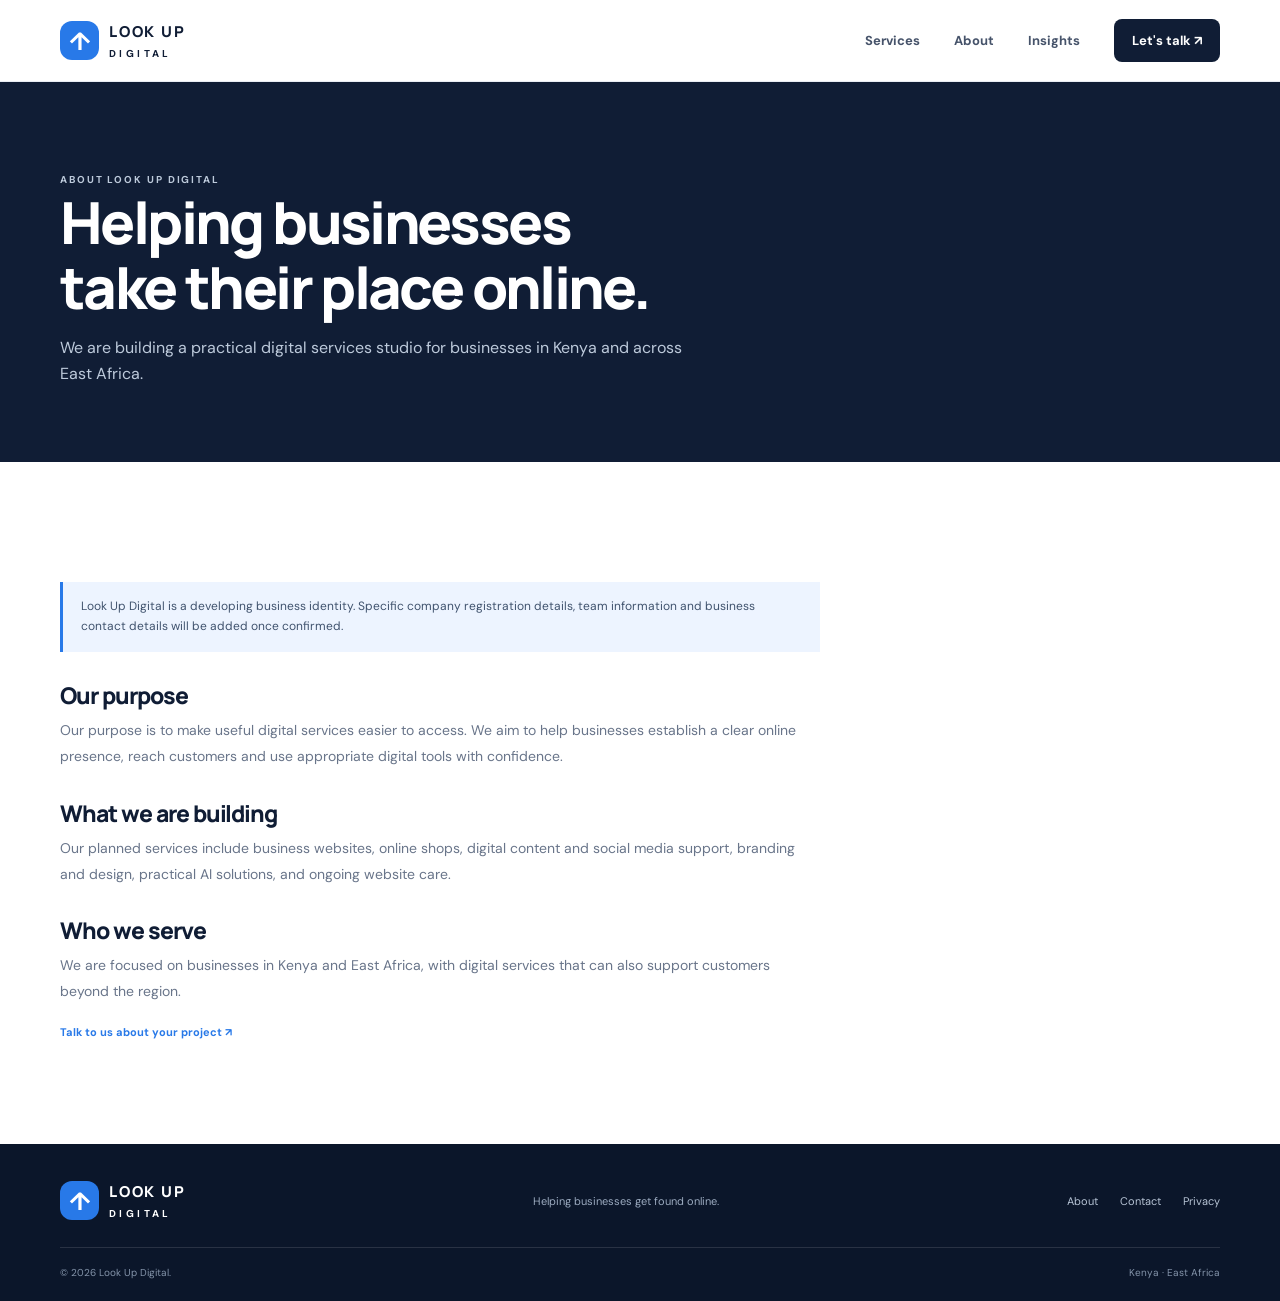
<file: about.html>
<!doctype html>
<html lang="en"><head><meta charset="utf-8"><meta name="viewport" content="width=device-width, initial-scale=1"><link rel="preconnect" href="https://fonts.googleapis.com"><link rel="preconnect" href="https://fonts.gstatic.com" crossorigin><link href="https://fonts.googleapis.com/css2?family=DM+Sans:wght@400;500;600;700&family=Manrope:wght@500;600;700;800&display=swap" rel="stylesheet"><meta name="description" content="Learn about Look Up Digital, a digital services studio being developed for businesses in Kenya and East Africa."><title>About | Look Up Digital</title><link rel="stylesheet" href="assets/css/styles.css"><script src="assets/js/main.js" defer></script></head><body><a class="skip-link" href="#main">Skip to content</a><header class="site-header"><div class="container nav-wrap"><a class="brand" href="index.html"><span class="brand-mark">↑</span><span class="brand-words"><strong>LOOK UP</strong><small>DIGITAL</small></span></a><button class="menu-toggle" type="button" aria-expanded="false" aria-controls="primary-nav" aria-label="Open navigation"><span></span><span></span><span></span></button><nav id="primary-nav" class="primary-nav" aria-label="Main navigation"><a href="index.html#services">Services</a><a href="about.html">About</a><a href="index.html#insights">Insights</a><a href="contact.html" class="nav-cta">Let's talk ↗</a></nav></div></header><main id="main"><section class="page-hero"><div class="container"><p class="eyebrow">ABOUT LOOK UP DIGITAL</p><h1>Helping businesses<br>take their place online.</h1><p>We are building a practical digital services studio for businesses in Kenya and across East Africa.</p></div></section><section class="legal-page"><div class="container"><div class="legal-content"><div class="notice">Look Up Digital is a developing business identity. Specific company registration details, team information and business contact details will be added once confirmed.</div><h2>Our purpose</h2><p>Our purpose is to make useful digital services easier to access. We aim to help businesses establish a clear online presence, reach customers and use appropriate digital tools with confidence.</p><h2>What we are building</h2><p>Our planned services include business websites, online shops, digital content and social media support, branding and design, practical AI solutions, and ongoing website care.</p><h2>Who we serve</h2><p>We are focused on businesses in Kenya and East Africa, with digital services that can also support customers beyond the region.</p><p><a class="card-link" href="index.html#contact">Talk to us about your project ↗</a></p></div></div></section></main><footer class="site-footer"><div class="container footer-top"><a class="brand brand-footer" href="index.html"><span class="brand-mark">↑</span><span class="brand-words"><strong>LOOK UP</strong><small>DIGITAL</small></span></a><p>Helping businesses get found online.</p><nav aria-label="Footer navigation"><a href="about.html">About</a><a href="contact.html">Contact</a><a href="privacy.html">Privacy</a></nav></div><div class="container footer-bottom"><span>© <span id="year">2026</span> Look Up Digital.</span><span>Kenya · East Africa</span></div></footer></body></html>
</file>
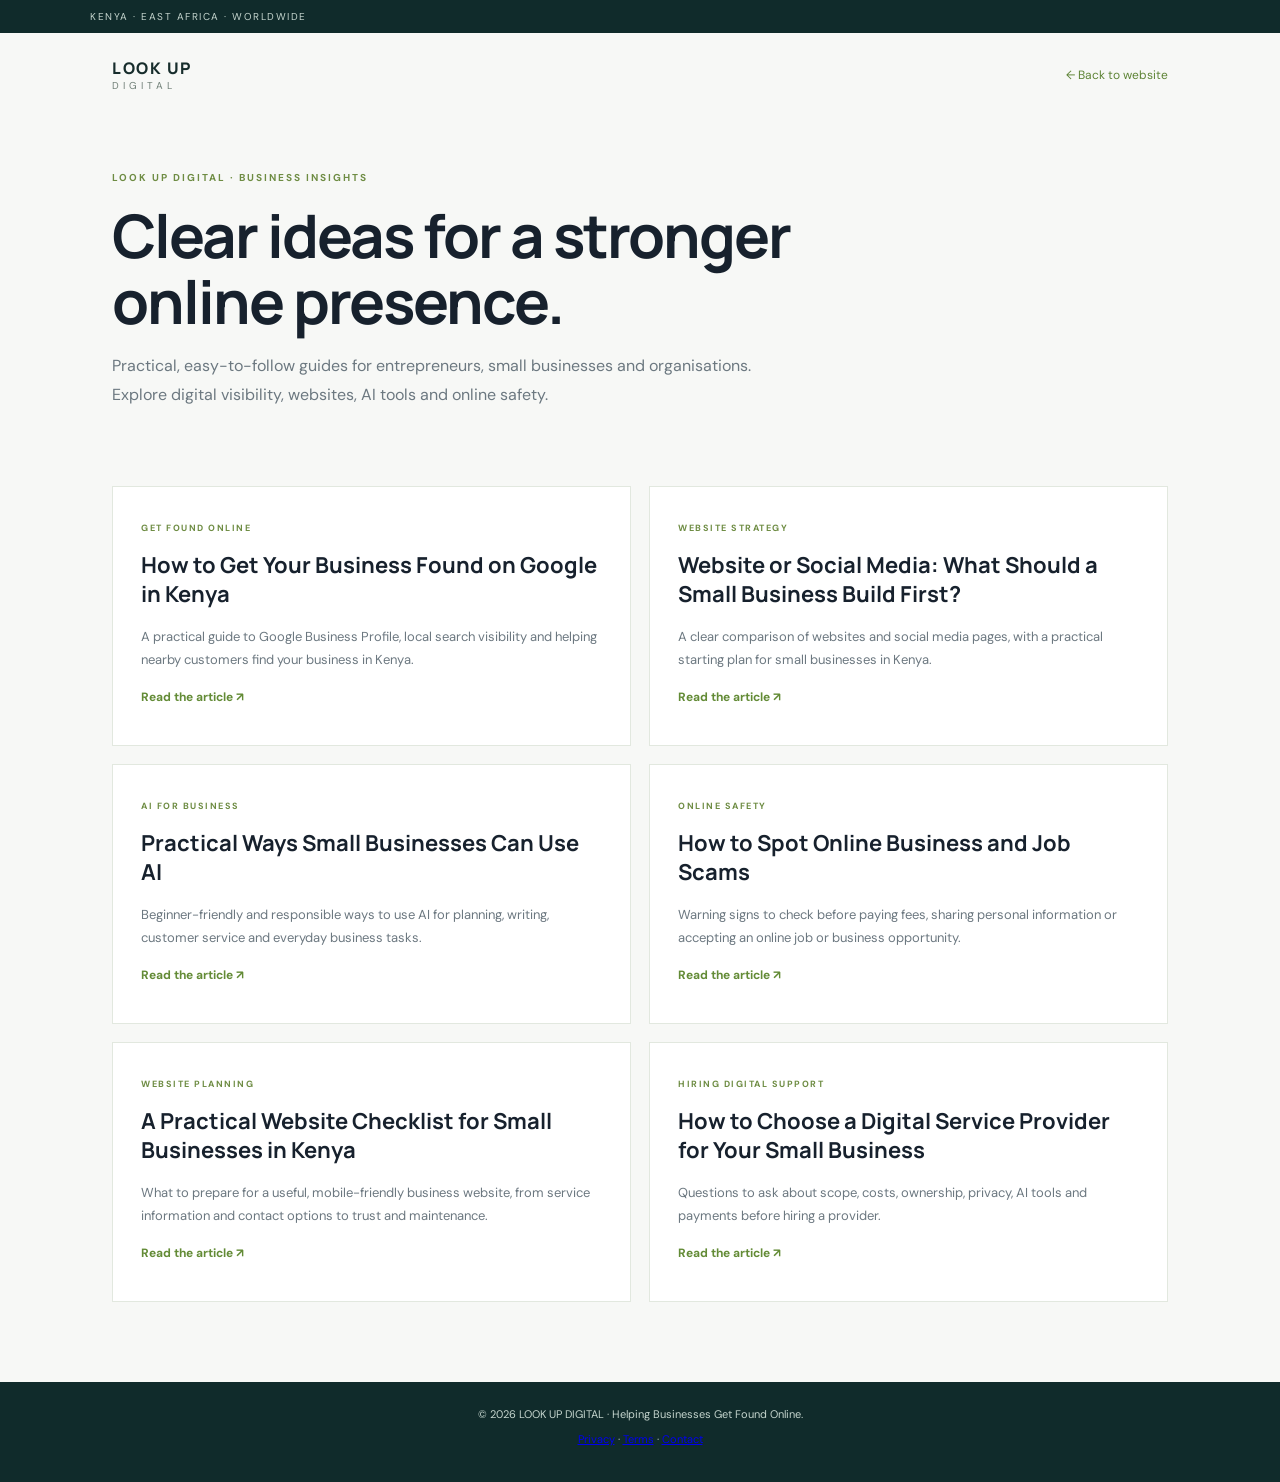
<file: blog.html>
<!doctype html><html lang="en"><head><meta charset="utf-8"><meta name="viewport" content="width=device-width,initial-scale=1"><meta name="robots" content="index,follow"><meta name="theme-color" content="#142e2c"><link rel="icon" type="image/svg+xml" href="favicon.svg"><meta name="description" content="Practical digital business guides for entrepreneurs and small businesses in Kenya and worldwide, from LOOK UP DIGITAL."><link rel="canonical" href="https://enockk924.github.io/digital-shopfront-demo/blog.html"><meta property="og:type" content="website"><meta property="og:url" content="https://enockk924.github.io/digital-shopfront-demo/blog.html"><meta property="og:site_name" content="LOOK UP DIGITAL"><meta property="og:title" content="Business Insights & Guides | LOOK UP DIGITAL"><meta property="og:description" content="Practical digital business guides for entrepreneurs and small businesses in Kenya and worldwide."><meta name="twitter:card" content="summary"><title>Business Insights & Guides | LOOK UP DIGITAL</title><style>@import url('https://fonts.googleapis.com/css2?family=DM+Sans:wght@400;500;600;700&family=Manrope:wght@600;700;800&display=swap');*{box-sizing:border-box}body{margin:0;background:#f7f8f6;color:#17212d;font-family:'DM Sans',sans-serif}.top{background:#102b2b;color:#c5d5ce;padding:10px  max(calc((100vw - 1100px)/2),22px);font-size:10px;letter-spacing:1.5px}.wrap{max-width:1100px;margin:auto;padding:0 22px}.header{display:flex;justify-content:space-between;align-items:center;padding:24px 0}.brand{font:800 16px Manrope;letter-spacing:1.5px;text-decoration:none;color:#172d2c}.brand small{display:block;font:10px 'DM Sans';letter-spacing:4px;color:#718078}.back{font-size:12px;color:#5e8436;text-decoration:none}.hero{padding:55px 0 35px}.kicker{font-size:10px;letter-spacing:2px;color:#6e8c43;font-weight:700}.hero h1{font:700 clamp(38px,6vw,60px)/1.1 Manrope;letter-spacing:-2px;max-width:720px;margin:18px 0}.hero p{color:#6c7880;line-height:1.8;max-width:650px}.grid{display:grid;grid-template-columns:repeat(2,1fr);gap:18px;padding:25px 0 80px}.card{background:white;border:1px solid #e2e8df;padding:28px;min-height:260px}.card small{font-size:9px;letter-spacing:1.5px;color:#6e8c43;font-weight:700}.card h2{font:700 22px/1.35 Manrope;margin:15px 0}.card p{font-size:13px;line-height:1.8;color:#6c7880}.card a{font-size:12px;color:#638b36;font-weight:700;text-decoration:none}.footer{background:#102b2b;color:#c5d5ce;text-align:center;padding:25px;font-size:11px}@media(max-width:650px){.grid{grid-template-columns:1fr}.hero{padding-top:30px}.card{min-height:0}}</style><script type="application/ld+json">{"@context":"https://schema.org","@type":"Blog","name":"LOOK UP DIGITAL Business Insights","url":"https://enockk924.github.io/digital-shopfront-demo/blog.html","inLanguage":"en-KE","description":"Practical digital business guides for entrepreneurs and small businesses in Kenya and worldwide."}</script></head><body><div class="top">KENYA · EAST AFRICA · WORLDWIDE</div><main class="wrap"><header class="header"><a class="brand" href="index.html">LOOK UP<small>DIGITAL</small></a><a class="back" href="index.html">← Back to website</a></header><section class="hero"><div class="kicker">LOOK UP DIGITAL · BUSINESS INSIGHTS</div><h1>Clear ideas for a stronger online presence.</h1><p>Practical, easy-to-follow guides for entrepreneurs, small businesses and organisations. Explore digital visibility, websites, AI tools and online safety.</p></section><section class="grid"><article class="card"><small>GET FOUND ONLINE</small><h2>How to Get Your Business Found on Google in Kenya</h2><p>A practical guide to Google Business Profile, local search visibility and helping nearby customers find your business in Kenya.</p><a href="articles/get-found-on-google-kenya.html">Read the article ↗</a></article><article class="card"><small>WEBSITE STRATEGY</small><h2>Website or Social Media: What Should a Small Business Build First?</h2><p>A clear comparison of websites and social media pages, with a practical starting plan for small businesses in Kenya.</p><a href="articles/website-or-social-media-first.html">Read the article ↗</a></article><article class="card"><small>AI FOR BUSINESS</small><h2>Practical Ways Small Businesses Can Use AI</h2><p>Beginner-friendly and responsible ways to use AI for planning, writing, customer service and everyday business tasks.</p><a href="articles/practical-ai-for-small-business.html">Read the article ↗</a></article><article class="card"><small>ONLINE SAFETY</small><h2>How to Spot Online Business and Job Scams</h2><p>Warning signs to check before paying fees, sharing personal information or accepting an online job or business opportunity.</p><a href="articles/spot-online-scams.html">Read the article ↗</a></article><article class="card"><small>WEBSITE PLANNING</small><h2>A Practical Website Checklist for Small Businesses in Kenya</h2><p>What to prepare for a useful, mobile-friendly business website, from service information and contact options to trust and maintenance.</p><a href="articles/small-business-website-checklist-kenya.html">Read the article ↗</a></article><article class="card"><small>HIRING DIGITAL SUPPORT</small><h2>How to Choose a Digital Service Provider for Your Small Business</h2><p>Questions to ask about scope, costs, ownership, privacy, AI tools and payments before hiring a provider.</p><a href="articles/how-to-choose-digital-service-provider.html">Read the article ↗</a></article></section></main><footer class="footer">© 2026 LOOK UP DIGITAL · Helping Businesses Get Found Online.<p><a href="privacy.html">Privacy</a> · <a href="terms.html">Terms</a> · <a href="index.html#contact">Contact</a></p></footer></body></html>
</file>
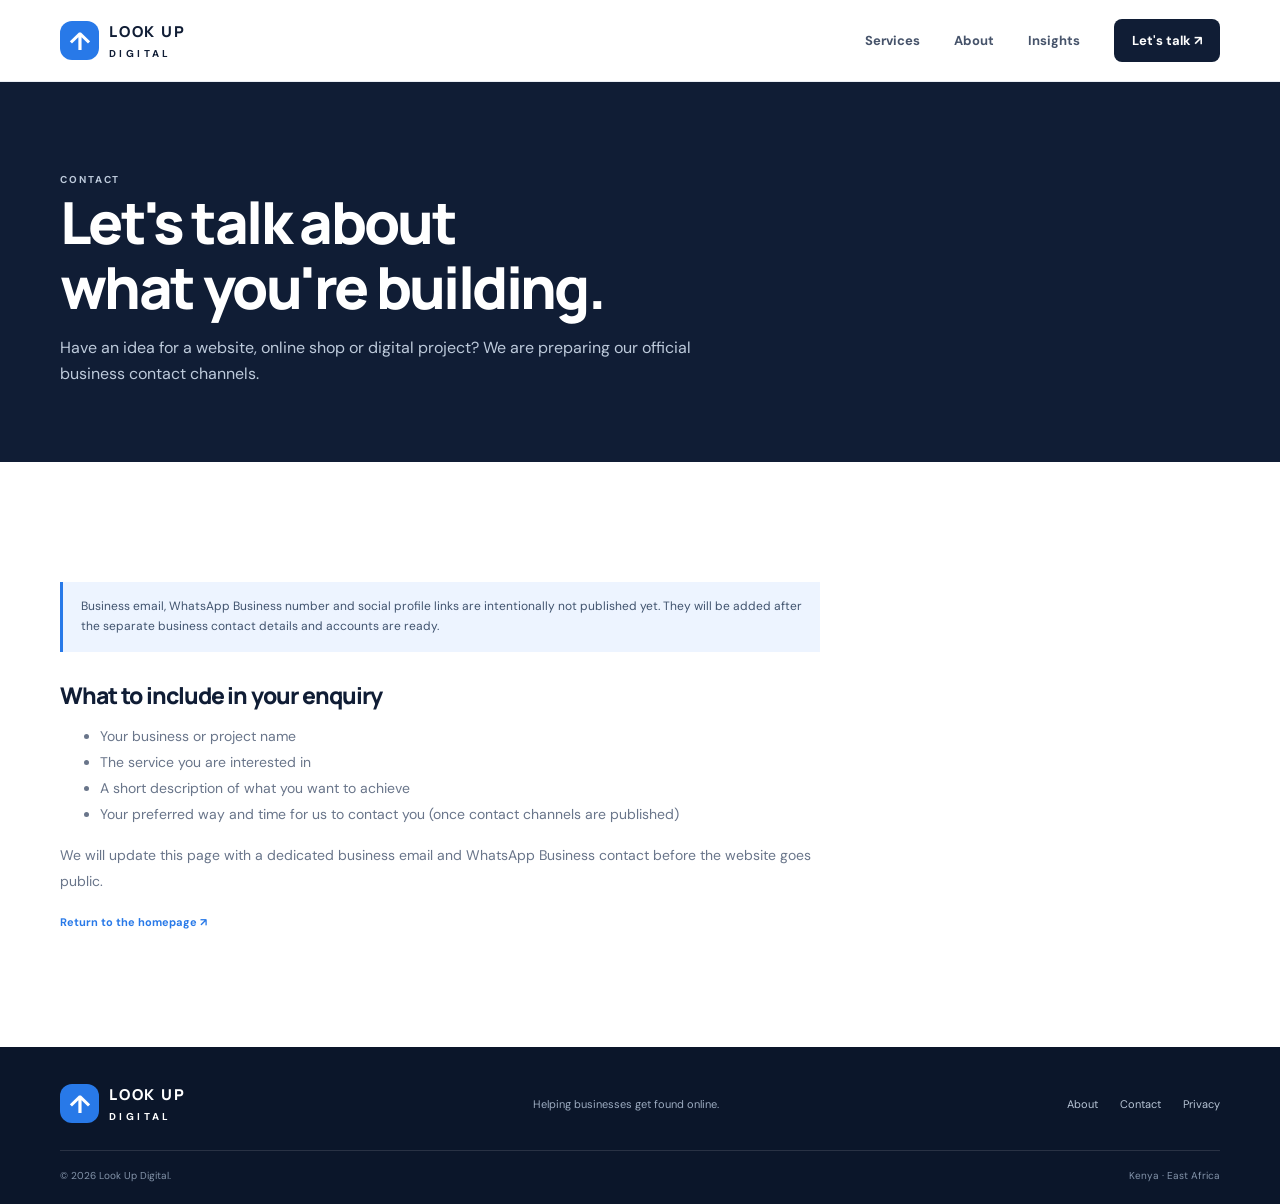
<file: contact.html>
<!doctype html>
<html lang="en"><head><meta charset="utf-8"><meta name="viewport" content="width=device-width, initial-scale=1"><link rel="preconnect" href="https://fonts.googleapis.com"><link rel="preconnect" href="https://fonts.gstatic.com" crossorigin><link href="https://fonts.googleapis.com/css2?family=DM+Sans:wght@400;500;600;700&family=Manrope:wght@500;600;700;800&display=swap" rel="stylesheet"><meta name="description" content="Contact Look Up Digital about websites, online shops and digital services for your business."><title>Contact | Look Up Digital</title><link rel="stylesheet" href="assets/css/styles.css"><script src="assets/js/main.js" defer></script></head><body><a class="skip-link" href="#main">Skip to content</a><header class="site-header"><div class="container nav-wrap"><a class="brand" href="index.html"><span class="brand-mark">↑</span><span class="brand-words"><strong>LOOK UP</strong><small>DIGITAL</small></span></a><button class="menu-toggle" type="button" aria-expanded="false" aria-controls="primary-nav" aria-label="Open navigation"><span></span><span></span><span></span></button><nav id="primary-nav" class="primary-nav" aria-label="Main navigation"><a href="index.html#services">Services</a><a href="about.html">About</a><a href="index.html#insights">Insights</a><a href="contact.html" class="nav-cta">Let's talk ↗</a></nav></div></header><main id="main"><section class="page-hero"><div class="container"><p class="eyebrow">CONTACT</p><h1>Let's talk about<br>what you're building.</h1><p>Have an idea for a website, online shop or digital project? We are preparing our official business contact channels.</p></div></section><section class="legal-page"><div class="container"><div class="legal-content"><div class="notice">Business email, WhatsApp Business number and social profile links are intentionally not published yet. They will be added after the separate business contact details and accounts are ready.</div><h2>What to include in your enquiry</h2><ul><li>Your business or project name</li><li>The service you are interested in</li><li>A short description of what you want to achieve</li><li>Your preferred way and time for us to contact you (once contact channels are published)</li></ul><p>We will update this page with a dedicated business email and WhatsApp Business contact before the website goes public.</p><p><a class="card-link" href="index.html">Return to the homepage ↗</a></p></div></div></section></main><footer class="site-footer"><div class="container footer-top"><a class="brand brand-footer" href="index.html"><span class="brand-mark">↑</span><span class="brand-words"><strong>LOOK UP</strong><small>DIGITAL</small></span></a><p>Helping businesses get found online.</p><nav aria-label="Footer navigation"><a href="about.html">About</a><a href="contact.html">Contact</a><a href="privacy.html">Privacy</a></nav></div><div class="container footer-bottom"><span>© <span id="year">2026</span> Look Up Digital.</span><span>Kenya · East Africa</span></div></footer></body></html>
</file>
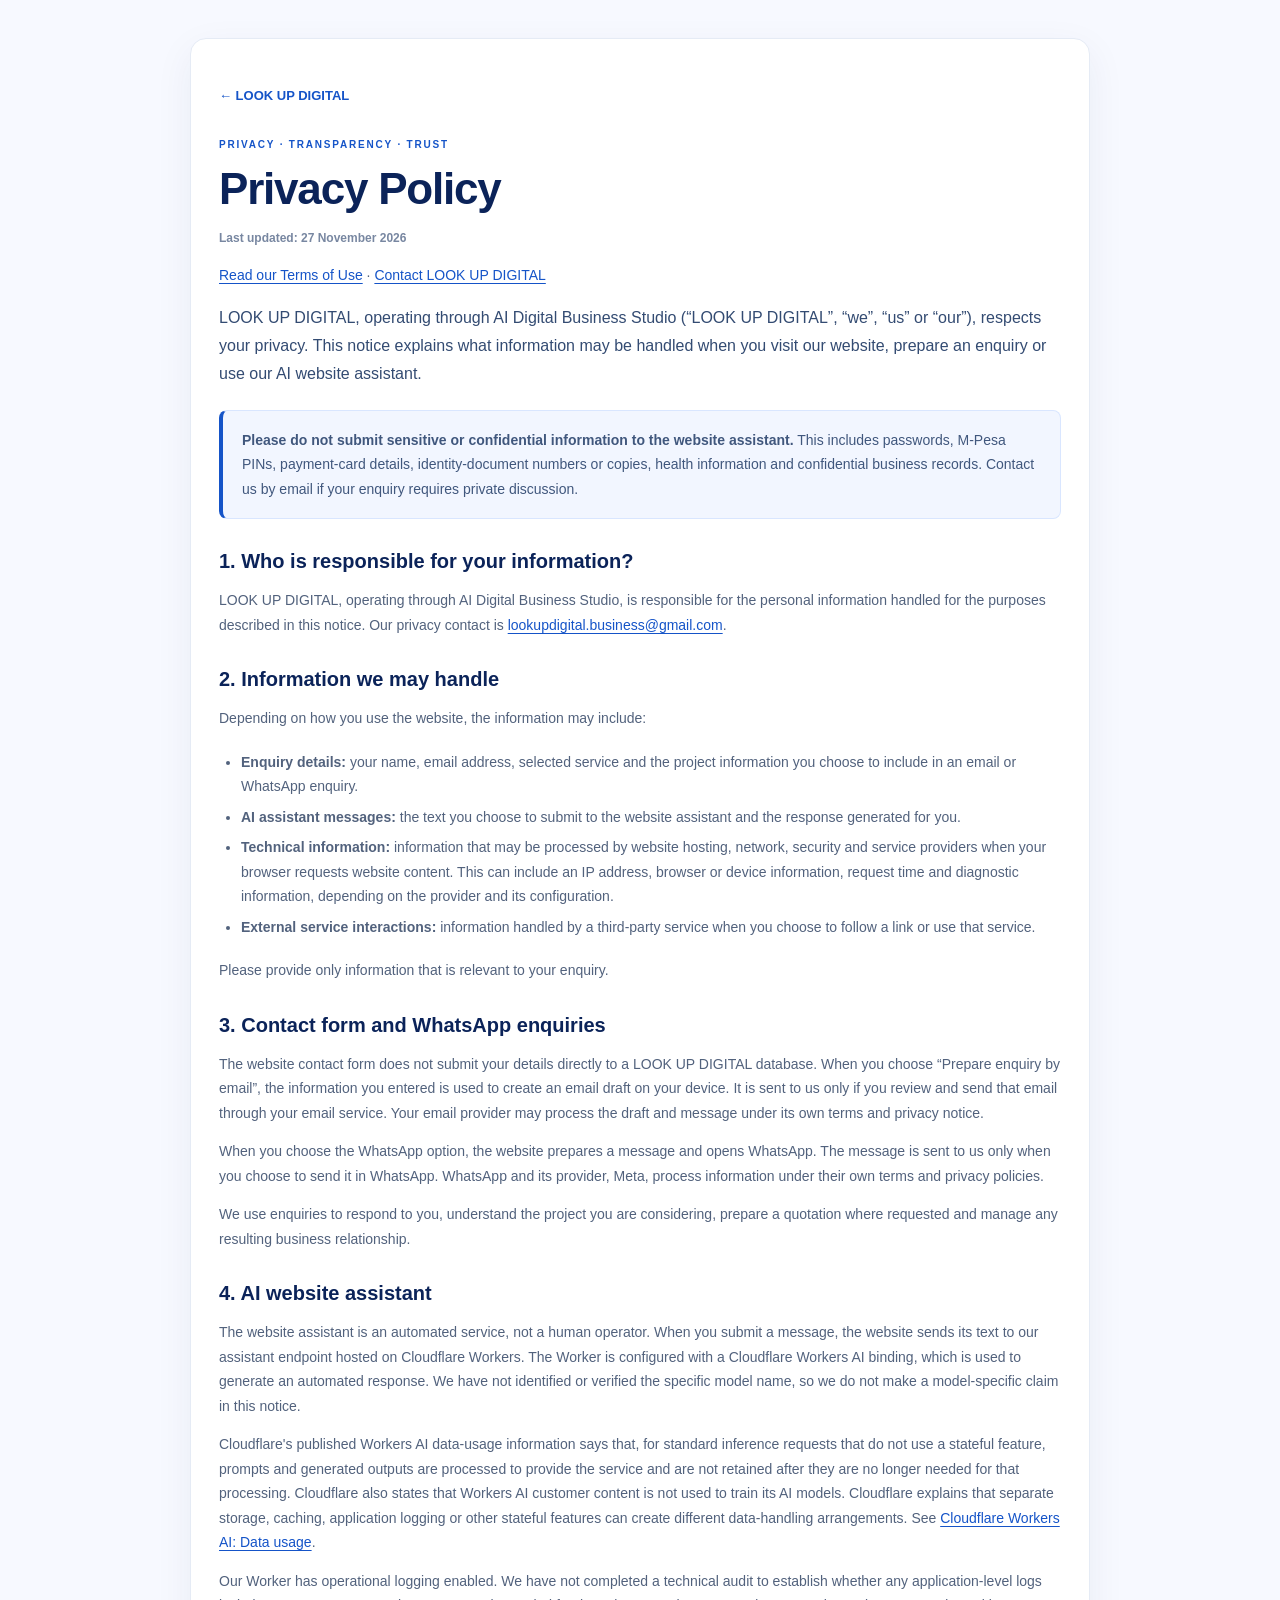
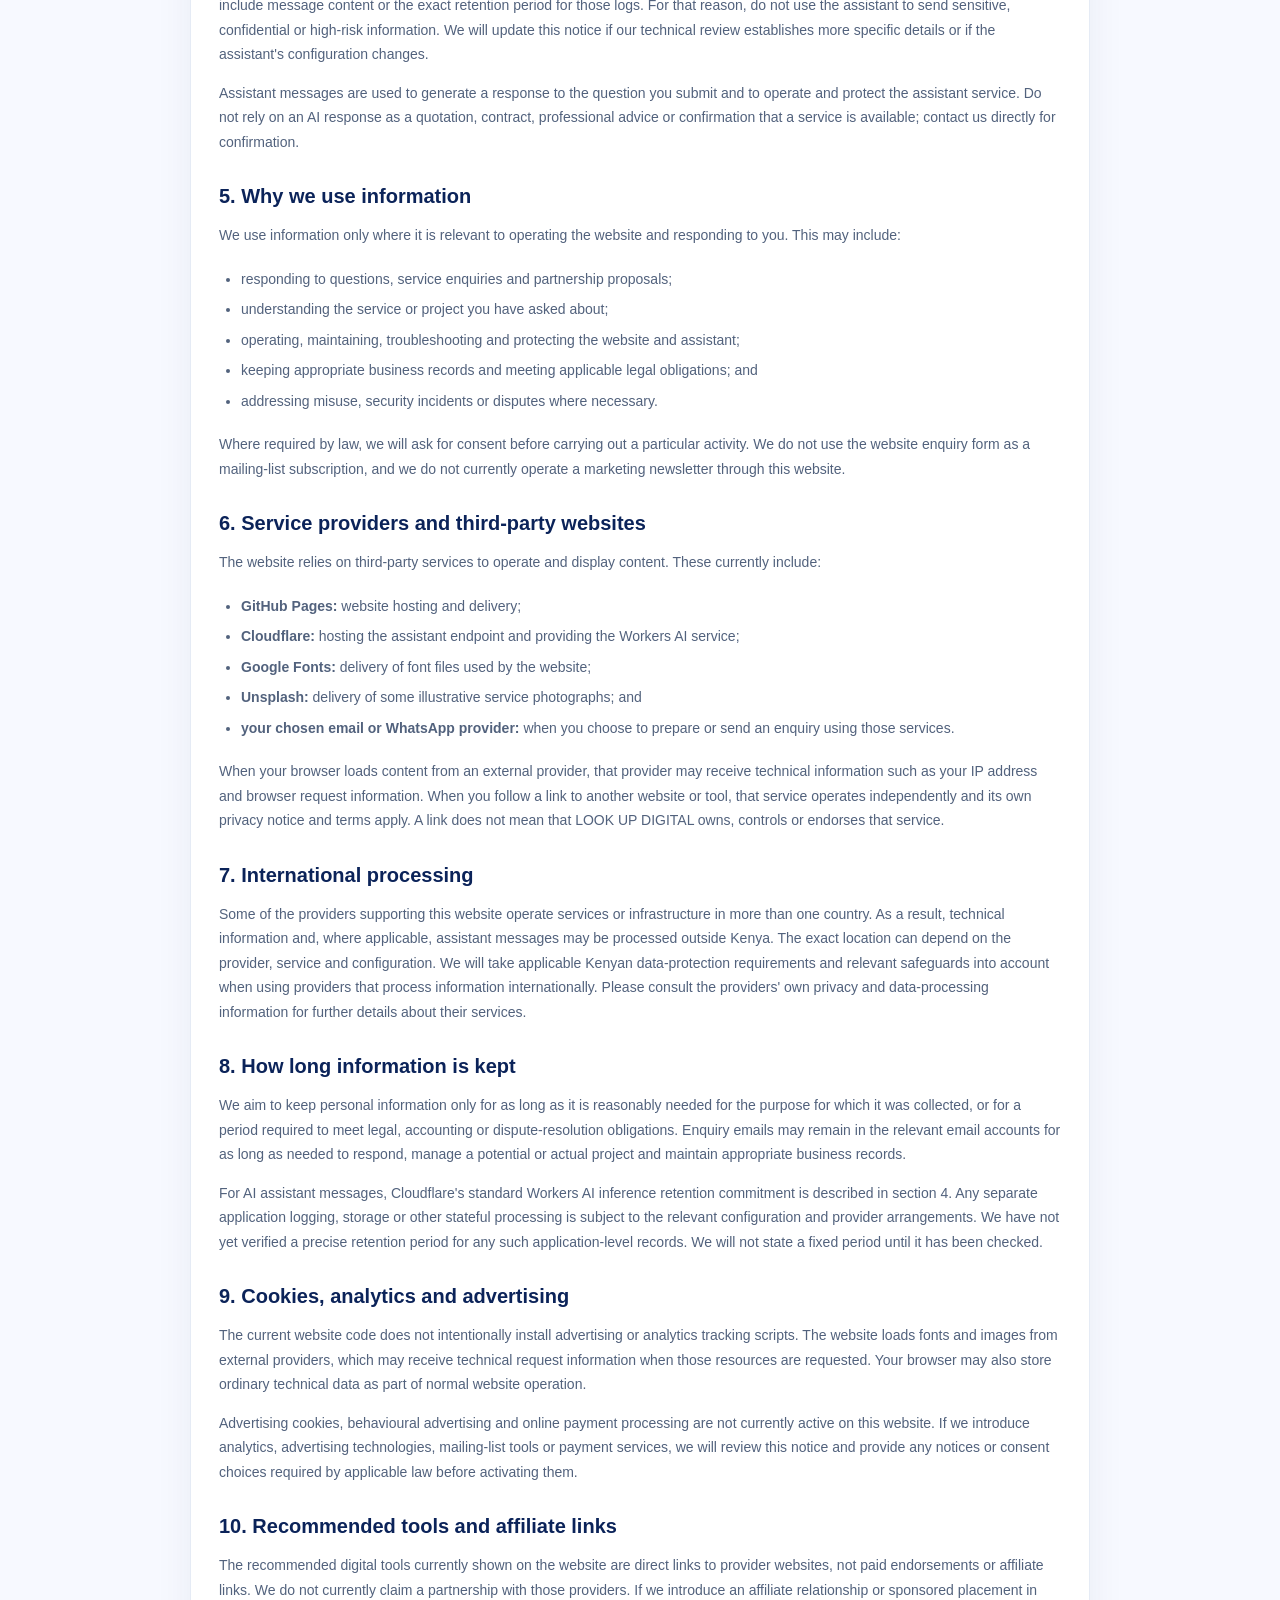
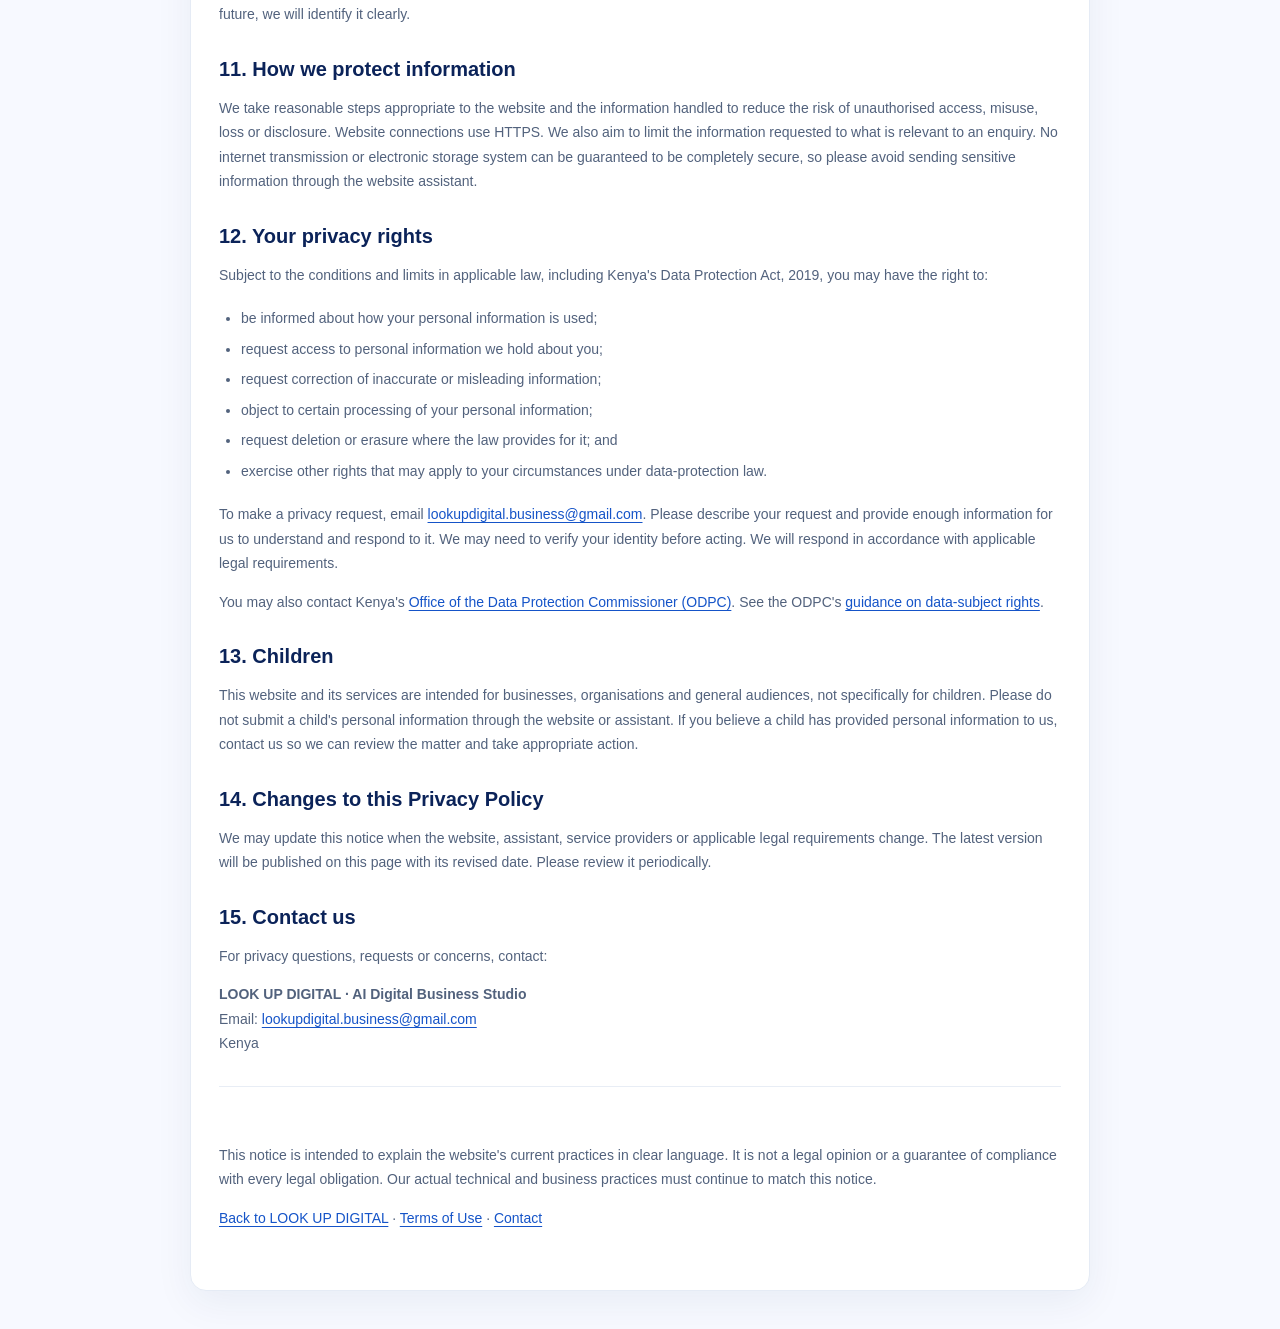
<file: privacy.html>
<!doctype html>
<html lang="en">
<head>
<meta charset="utf-8">
<meta name="viewport" content="width=device-width,initial-scale=1">
<meta name="theme-color" content="#071f59">
<meta name="robots" content="index,follow">
<link rel="canonical" href="https://enockk924.github.io/digital-shopfront-demo/privacy.html">
<link rel="icon" type="image/svg+xml" href="favicon.svg">
<meta name="description" content="Privacy Policy for LOOK UP DIGITAL. Learn how website enquiries, WhatsApp enquiries, AI assistant messages and technical information are handled.">
<meta property="og:title" content="Privacy Policy | LOOK UP DIGITAL">
<meta property="og:description" content="How LOOK UP DIGITAL handles personal information, website enquiries and AI assistant messages.">
<meta property="og:type" content="website">
<meta property="og:url" content="https://enockk924.github.io/digital-shopfront-demo/privacy.html">
<title>Privacy Policy | LOOK UP DIGITAL</title>
<style>
:root{font-family:Arial,sans-serif;color:#172b50;background:#f7f9ff;line-height:1.75}
*{box-sizing:border-box}
body{margin:0;background:#f7f9ff}
.wrap{max-width:900px;margin:38px auto;padding:30px 28px 46px;background:#fff;border:1px solid #e5ebf5;border-radius:16px;box-shadow:0 12px 38px #0b2c6510}
a{color:#1554c8;text-underline-offset:3px}
a:focus-visible{outline:3px solid #ffd43b;outline-offset:3px}
.back{font-size:13px;font-weight:700;text-decoration:none}
.eyebrow{margin:28px 0 8px;color:#1554c8;font-size:10px;font-weight:700;letter-spacing:1.8px;text-transform:uppercase}
h1,h2{font-family:Arial,sans-serif;color:#0b2359;line-height:1.25}
h1{font-size:clamp(32px,5vw,44px);letter-spacing:-1.2px;margin:8px 0}
h2{font-size:20px;margin:30px 0 9px}
p,li{font-size:14px;color:#52627d}
ul{padding-left:22px}
li{padding:3px 0}
.updated{font-size:12px;color:#7887a1}
.intro{font-size:16px;color:#334b72}
.notice{margin:22px 0;padding:17px 19px;border:1px solid #d9e6ff;border-left:4px solid #1554c8;border-radius:8px;background:#f2f6ff}
.notice p{margin:0;color:#40577d}
.small{font-size:12px;color:#71809a}
hr{border:0;border-top:1px solid #e8edf5;margin:30px 0}
footer{padding-top:12px;font-size:12px;color:#71809a}
@media(max-width:600px){.wrap{margin:0;padding:24px 19px 38px;border:0;border-radius:0;box-shadow:none}h2{font-size:18px}}
</style>
</head>
<body>
<main class="wrap">
<p><a class="back" href="index.html">← LOOK UP DIGITAL</a></p>
<p class="eyebrow">Privacy · Transparency · Trust</p>
<h1>Privacy Policy</h1>
<p class="updated"><strong>Last updated: 27 November 2026</strong></p>
<p><a href="terms.html">Read our Terms of Use</a> · <a href="index.html#contact">Contact LOOK UP DIGITAL</a></p>

<p class="intro">LOOK UP DIGITAL, operating through AI Digital Business Studio (“LOOK UP DIGITAL”, “we”, “us” or “our”), respects your privacy. This notice explains what information may be handled when you visit our website, prepare an enquiry or use our AI website assistant.</p>

<div class="notice"><p><strong>Please do not submit sensitive or confidential information to the website assistant.</strong> This includes passwords, M-Pesa PINs, payment-card details, identity-document numbers or copies, health information and confidential business records. Contact us by email if your enquiry requires private discussion.</p></div>

<h2>1. Who is responsible for your information?</h2>
<p>LOOK UP DIGITAL, operating through AI Digital Business Studio, is responsible for the personal information handled for the purposes described in this notice. Our privacy contact is <a href="mailto:lookupdigital.business@gmail.com">lookupdigital.business@gmail.com</a>.</p>

<h2>2. Information we may handle</h2>
<p>Depending on how you use the website, the information may include:</p>
<ul>
<li><strong>Enquiry details:</strong> your name, email address, selected service and the project information you choose to include in an email or WhatsApp enquiry.</li>
<li><strong>AI assistant messages:</strong> the text you choose to submit to the website assistant and the response generated for you.</li>
<li><strong>Technical information:</strong> information that may be processed by website hosting, network, security and service providers when your browser requests website content. This can include an IP address, browser or device information, request time and diagnostic information, depending on the provider and its configuration.</li>
<li><strong>External service interactions:</strong> information handled by a third-party service when you choose to follow a link or use that service.</li>
</ul>
<p>Please provide only information that is relevant to your enquiry.</p>

<h2>3. Contact form and WhatsApp enquiries</h2>
<p>The website contact form does not submit your details directly to a LOOK UP DIGITAL database. When you choose “Prepare enquiry by email”, the information you entered is used to create an email draft on your device. It is sent to us only if you review and send that email through your email service. Your email provider may process the draft and message under its own terms and privacy notice.</p>
<p>When you choose the WhatsApp option, the website prepares a message and opens WhatsApp. The message is sent to us only when you choose to send it in WhatsApp. WhatsApp and its provider, Meta, process information under their own terms and privacy policies.</p>
<p>We use enquiries to respond to you, understand the project you are considering, prepare a quotation where requested and manage any resulting business relationship.</p>

<h2>4. AI website assistant</h2>
<p>The website assistant is an automated service, not a human operator. When you submit a message, the website sends its text to our assistant endpoint hosted on Cloudflare Workers. The Worker is configured with a Cloudflare Workers AI binding, which is used to generate an automated response. We have not identified or verified the specific model name, so we do not make a model-specific claim in this notice.</p>
<p>Cloudflare's published Workers AI data-usage information says that, for standard inference requests that do not use a stateful feature, prompts and generated outputs are processed to provide the service and are not retained after they are no longer needed for that processing. Cloudflare also states that Workers AI customer content is not used to train its AI models. Cloudflare explains that separate storage, caching, application logging or other stateful features can create different data-handling arrangements. See <a href="https://developers.cloudflare.com/workers-ai/platform/data-usage/" target="_blank" rel="noopener noreferrer">Cloudflare Workers AI: Data usage</a>.</p>
<p>Our Worker has operational logging enabled. We have not completed a technical audit to establish whether any application-level logs include message content or the exact retention period for those logs. For that reason, do not use the assistant to send sensitive, confidential or high-risk information. We will update this notice if our technical review establishes more specific details or if the assistant's configuration changes.</p>
<p>Assistant messages are used to generate a response to the question you submit and to operate and protect the assistant service. Do not rely on an AI response as a quotation, contract, professional advice or confirmation that a service is available; contact us directly for confirmation.</p>

<h2>5. Why we use information</h2>
<p>We use information only where it is relevant to operating the website and responding to you. This may include:</p>
<ul>
<li>responding to questions, service enquiries and partnership proposals;</li>
<li>understanding the service or project you have asked about;</li>
<li>operating, maintaining, troubleshooting and protecting the website and assistant;</li>
<li>keeping appropriate business records and meeting applicable legal obligations; and</li>
<li>addressing misuse, security incidents or disputes where necessary.</li>
</ul>
<p>Where required by law, we will ask for consent before carrying out a particular activity. We do not use the website enquiry form as a mailing-list subscription, and we do not currently operate a marketing newsletter through this website.</p>

<h2>6. Service providers and third-party websites</h2>
<p>The website relies on third-party services to operate and display content. These currently include:</p>
<ul>
<li><strong>GitHub Pages:</strong> website hosting and delivery;</li>
<li><strong>Cloudflare:</strong> hosting the assistant endpoint and providing the Workers AI service;</li>
<li><strong>Google Fonts:</strong> delivery of font files used by the website;</li>
<li><strong>Unsplash:</strong> delivery of some illustrative service photographs; and</li>
<li><strong>your chosen email or WhatsApp provider:</strong> when you choose to prepare or send an enquiry using those services.</li>
</ul>
<p>When your browser loads content from an external provider, that provider may receive technical information such as your IP address and browser request information. When you follow a link to another website or tool, that service operates independently and its own privacy notice and terms apply. A link does not mean that LOOK UP DIGITAL owns, controls or endorses that service.</p>

<h2>7. International processing</h2>
<p>Some of the providers supporting this website operate services or infrastructure in more than one country. As a result, technical information and, where applicable, assistant messages may be processed outside Kenya. The exact location can depend on the provider, service and configuration. We will take applicable Kenyan data-protection requirements and relevant safeguards into account when using providers that process information internationally. Please consult the providers' own privacy and data-processing information for further details about their services.</p>

<h2>8. How long information is kept</h2>
<p>We aim to keep personal information only for as long as it is reasonably needed for the purpose for which it was collected, or for a period required to meet legal, accounting or dispute-resolution obligations. Enquiry emails may remain in the relevant email accounts for as long as needed to respond, manage a potential or actual project and maintain appropriate business records.</p>
<p>For AI assistant messages, Cloudflare's standard Workers AI inference retention commitment is described in section 4. Any separate application logging, storage or other stateful processing is subject to the relevant configuration and provider arrangements. We have not yet verified a precise retention period for any such application-level records. We will not state a fixed period until it has been checked.</p>

<h2>9. Cookies, analytics and advertising</h2>
<p>The current website code does not intentionally install advertising or analytics tracking scripts. The website loads fonts and images from external providers, which may receive technical request information when those resources are requested. Your browser may also store ordinary technical data as part of normal website operation.</p>
<p>Advertising cookies, behavioural advertising and online payment processing are not currently active on this website. If we introduce analytics, advertising technologies, mailing-list tools or payment services, we will review this notice and provide any notices or consent choices required by applicable law before activating them.</p>

<h2>10. Recommended tools and affiliate links</h2>
<p>The recommended digital tools currently shown on the website are direct links to provider websites, not paid endorsements or affiliate links. We do not currently claim a partnership with those providers. If we introduce an affiliate relationship or sponsored placement in future, we will identify it clearly.</p>

<h2>11. How we protect information</h2>
<p>We take reasonable steps appropriate to the website and the information handled to reduce the risk of unauthorised access, misuse, loss or disclosure. Website connections use HTTPS. We also aim to limit the information requested to what is relevant to an enquiry. No internet transmission or electronic storage system can be guaranteed to be completely secure, so please avoid sending sensitive information through the website assistant.</p>

<h2>12. Your privacy rights</h2>
<p>Subject to the conditions and limits in applicable law, including Kenya's Data Protection Act, 2019, you may have the right to:</p>
<ul>
<li>be informed about how your personal information is used;</li>
<li>request access to personal information we hold about you;</li>
<li>request correction of inaccurate or misleading information;</li>
<li>object to certain processing of your personal information;</li>
<li>request deletion or erasure where the law provides for it; and</li>
<li>exercise other rights that may apply to your circumstances under data-protection law.</li>
</ul>
<p>To make a privacy request, email <a href="mailto:lookupdigital.business@gmail.com?subject=Privacy%20request">lookupdigital.business@gmail.com</a>. Please describe your request and provide enough information for us to understand and respond to it. We may need to verify your identity before acting. We will respond in accordance with applicable legal requirements.</p>
<p>You may also contact Kenya's <a href="https://odpc.go.ke/" target="_blank" rel="noopener noreferrer">Office of the Data Protection Commissioner (ODPC)</a>. See the ODPC's <a href="https://odpc.go.ke/rights-of-a-data-subject/index.html" target="_blank" rel="noopener noreferrer">guidance on data-subject rights</a>.</p>

<h2>13. Children</h2>
<p>This website and its services are intended for businesses, organisations and general audiences, not specifically for children. Please do not submit a child's personal information through the website or assistant. If you believe a child has provided personal information to us, contact us so we can review the matter and take appropriate action.</p>

<h2>14. Changes to this Privacy Policy</h2>
<p>We may update this notice when the website, assistant, service providers or applicable legal requirements change. The latest version will be published on this page with its revised date. Please review it periodically.</p>

<h2>15. Contact us</h2>
<p>For privacy questions, requests or concerns, contact:</p>
<p><strong>LOOK UP DIGITAL · AI Digital Business Studio</strong><br>
Email: <a href="mailto:lookupdigital.business@gmail.com">lookupdigital.business@gmail.com</a><br>
Kenya</p>

<hr>
<footer>
<p>This notice is intended to explain the website's current practices in clear language. It is not a legal opinion or a guarantee of compliance with every legal obligation. Our actual technical and business practices must continue to match this notice.</p>
<p><a href="index.html">Back to LOOK UP DIGITAL</a> · <a href="terms.html">Terms of Use</a> · <a href="index.html#contact">Contact</a></p>
</footer>
</main>
</body>
</html>
</file>
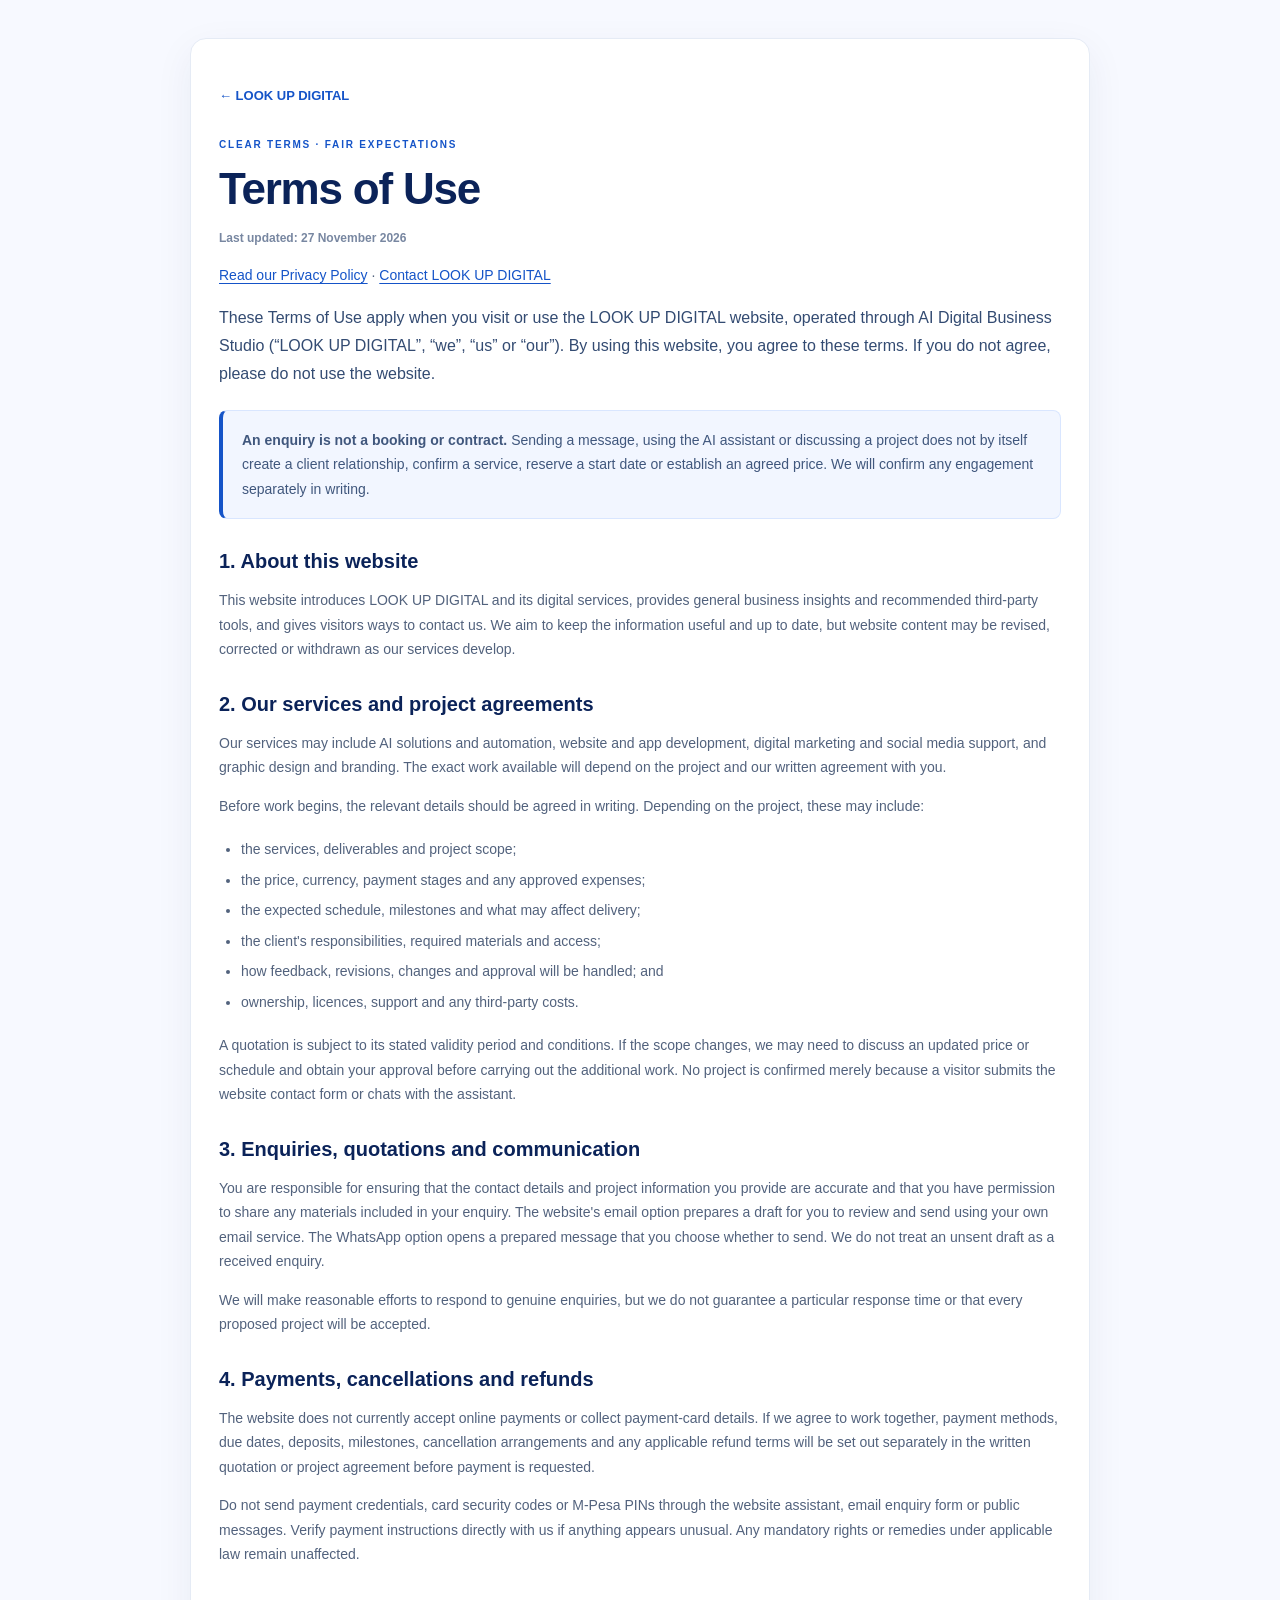
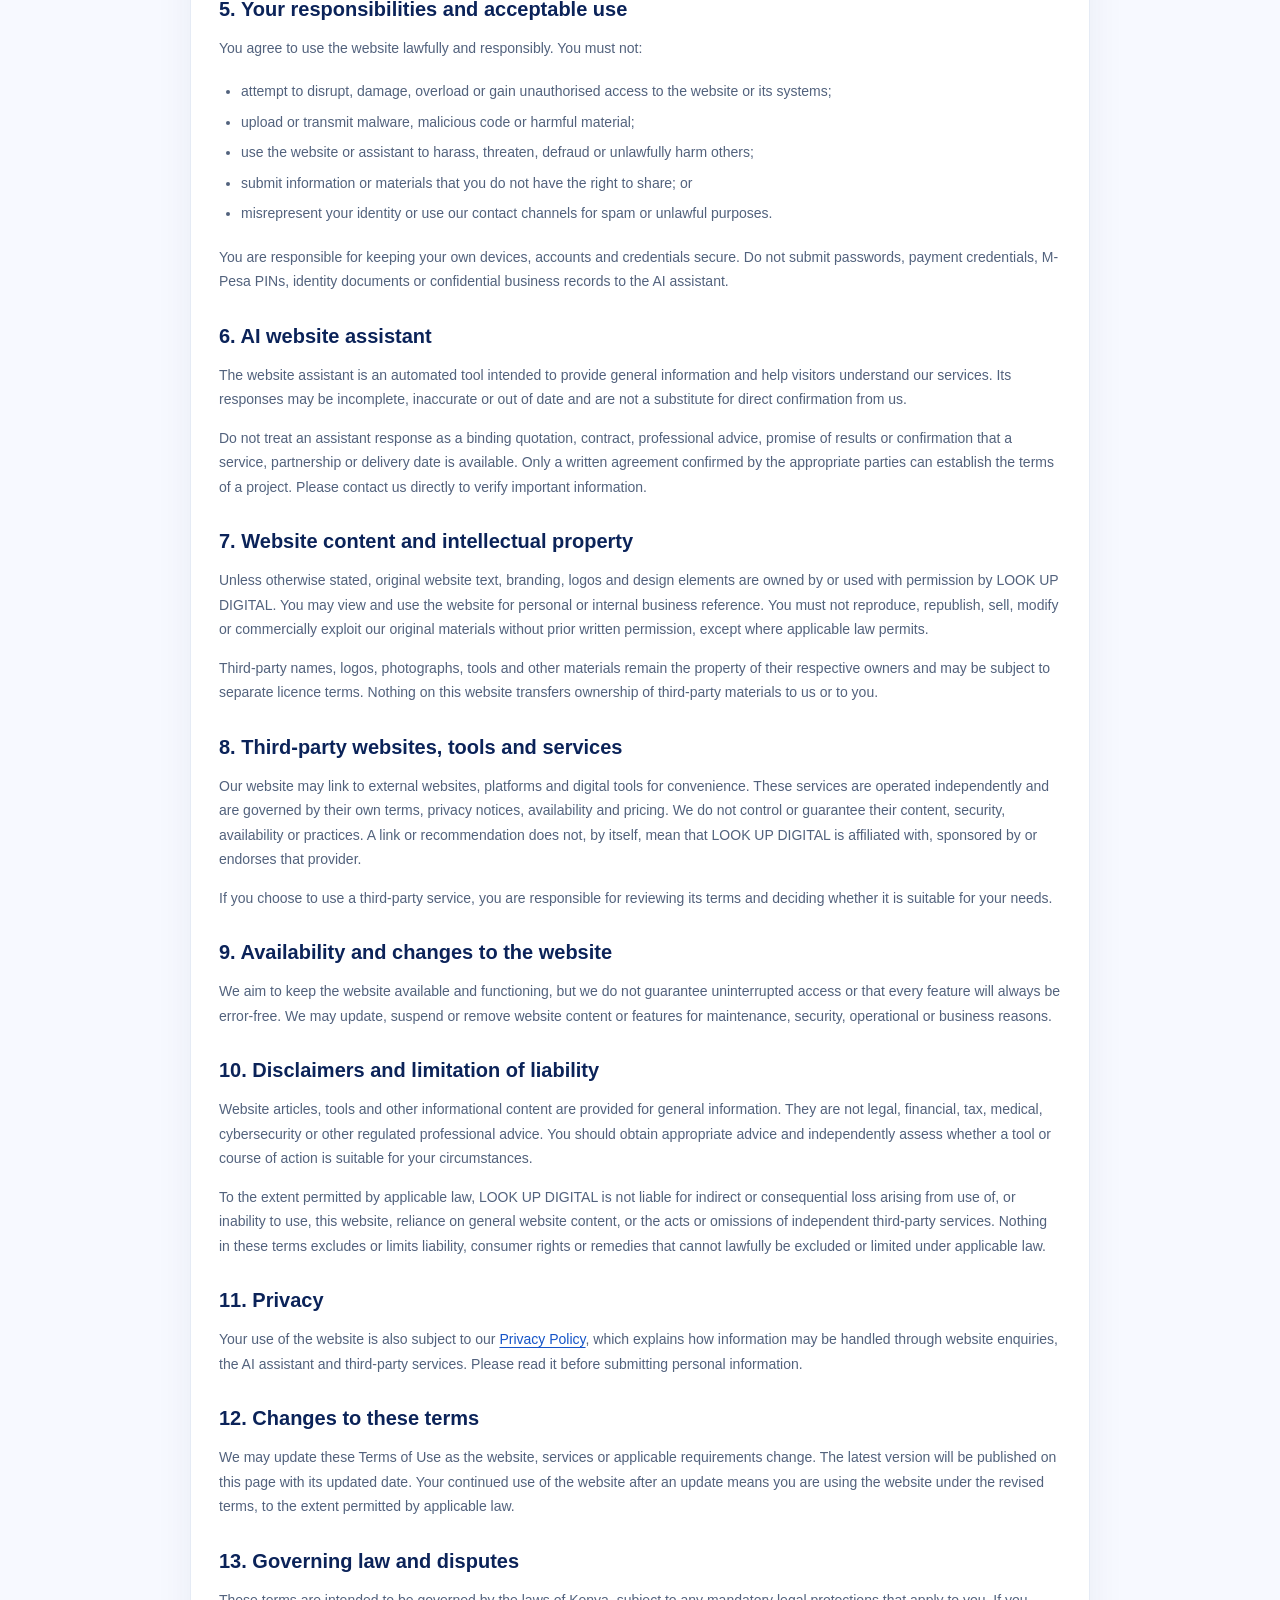
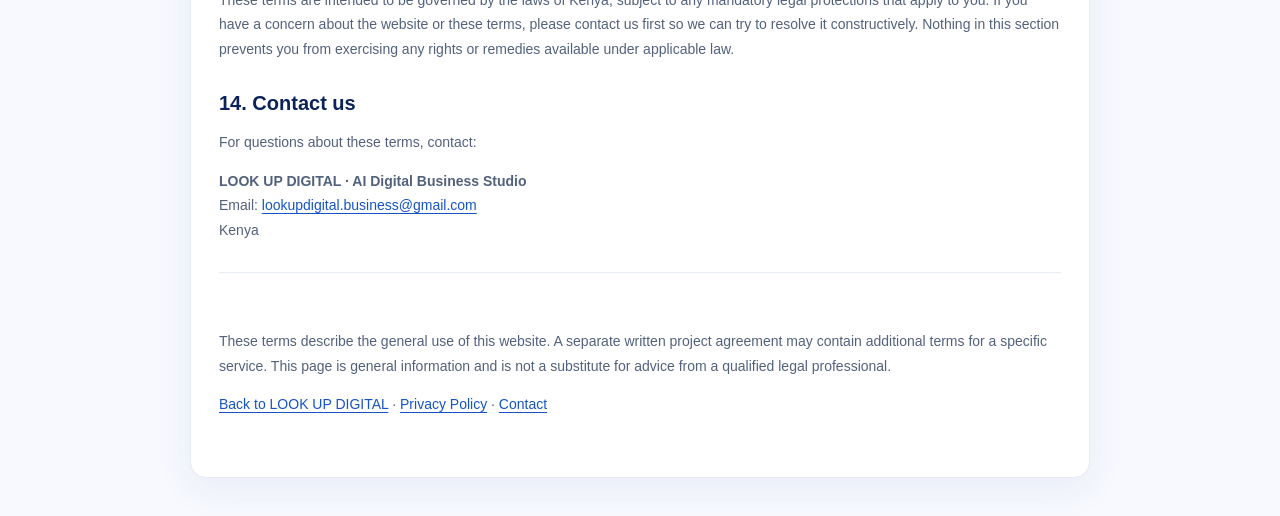
<file: terms.html>
<!doctype html>
<html lang="en">
<head>
<meta charset="utf-8">
<meta name="viewport" content="width=device-width,initial-scale=1">
<meta name="theme-color" content="#071f59">
<meta name="robots" content="index,follow">
<link rel="canonical" href="https://enockk924.github.io/digital-shopfront-demo/terms.html">
<link rel="icon" type="image/svg+xml" href="favicon.svg">
<meta name="description" content="Terms of Use for the LOOK UP DIGITAL website and information about enquiries, quotations, digital services, intellectual property and third-party links.">
<meta property="og:type" content="website">
<meta property="og:title" content="Terms of Use | LOOK UP DIGITAL">
<meta property="og:description" content="Terms for using the LOOK UP DIGITAL website and contacting AI Digital Business Studio.">
<meta property="og:url" content="https://enockk924.github.io/digital-shopfront-demo/terms.html">
<title>Terms of Use | LOOK UP DIGITAL</title>
<style>
:root{font-family:Arial,sans-serif;color:#172b50;background:#f7f9ff;line-height:1.75}
*{box-sizing:border-box}
body{margin:0;background:#f7f9ff}
.wrap{max-width:900px;margin:38px auto;padding:30px 28px 46px;background:#fff;border:1px solid #e5ebf5;border-radius:16px;box-shadow:0 12px 38px #0b2c6510}
a{color:#1554c8;text-underline-offset:3px}
a:focus-visible{outline:3px solid #ffd43b;outline-offset:3px}
.back{font-size:13px;font-weight:700;text-decoration:none}
.eyebrow{margin:28px 0 8px;color:#1554c8;font-size:10px;font-weight:700;letter-spacing:1.8px;text-transform:uppercase}
h1,h2{font-family:Arial,sans-serif;color:#0b2359;line-height:1.25}
h1{font-size:clamp(32px,5vw,44px);letter-spacing:-1.2px;margin:8px 0}
h2{font-size:20px;margin:30px 0 9px}
p,li{font-size:14px;color:#52627d}
ul{padding-left:22px}
li{padding:3px 0}
.updated{font-size:12px;color:#7887a1}
.intro{font-size:16px;color:#334b72}
.notice{margin:22px 0;padding:17px 19px;border:1px solid #d9e6ff;border-left:4px solid #1554c8;border-radius:8px;background:#f2f6ff}
.notice p{margin:0;color:#40577d}
hr{border:0;border-top:1px solid #e8edf5;margin:30px 0}
footer{padding-top:12px;font-size:12px;color:#71809a}
@media(max-width:600px){.wrap{margin:0;padding:24px 19px 38px;border:0;border-radius:0;box-shadow:none}h2{font-size:18px}}
</style>
</head>
<body>
<main class="wrap">
<p><a class="back" href="index.html">← LOOK UP DIGITAL</a></p>
<p class="eyebrow">Clear terms · Fair expectations</p>
<h1>Terms of Use</h1>
<p class="updated"><strong>Last updated: 27 November 2026</strong></p>
<p><a href="privacy.html">Read our Privacy Policy</a> · <a href="index.html#contact">Contact LOOK UP DIGITAL</a></p>

<p class="intro">These Terms of Use apply when you visit or use the LOOK UP DIGITAL website, operated through AI Digital Business Studio (“LOOK UP DIGITAL”, “we”, “us” or “our”). By using this website, you agree to these terms. If you do not agree, please do not use the website.</p>

<div class="notice"><p><strong>An enquiry is not a booking or contract.</strong> Sending a message, using the AI assistant or discussing a project does not by itself create a client relationship, confirm a service, reserve a start date or establish an agreed price. We will confirm any engagement separately in writing.</p></div>

<h2>1. About this website</h2>
<p>This website introduces LOOK UP DIGITAL and its digital services, provides general business insights and recommended third-party tools, and gives visitors ways to contact us. We aim to keep the information useful and up to date, but website content may be revised, corrected or withdrawn as our services develop.</p>

<h2>2. Our services and project agreements</h2>
<p>Our services may include AI solutions and automation, website and app development, digital marketing and social media support, and graphic design and branding. The exact work available will depend on the project and our written agreement with you.</p>
<p>Before work begins, the relevant details should be agreed in writing. Depending on the project, these may include:</p>
<ul>
<li>the services, deliverables and project scope;</li>
<li>the price, currency, payment stages and any approved expenses;</li>
<li>the expected schedule, milestones and what may affect delivery;</li>
<li>the client's responsibilities, required materials and access;</li>
<li>how feedback, revisions, changes and approval will be handled; and</li>
<li>ownership, licences, support and any third-party costs.</li>
</ul>
<p>A quotation is subject to its stated validity period and conditions. If the scope changes, we may need to discuss an updated price or schedule and obtain your approval before carrying out the additional work. No project is confirmed merely because a visitor submits the website contact form or chats with the assistant.</p>

<h2>3. Enquiries, quotations and communication</h2>
<p>You are responsible for ensuring that the contact details and project information you provide are accurate and that you have permission to share any materials included in your enquiry. The website's email option prepares a draft for you to review and send using your own email service. The WhatsApp option opens a prepared message that you choose whether to send. We do not treat an unsent draft as a received enquiry.</p>
<p>We will make reasonable efforts to respond to genuine enquiries, but we do not guarantee a particular response time or that every proposed project will be accepted.</p>

<h2>4. Payments, cancellations and refunds</h2>
<p>The website does not currently accept online payments or collect payment-card details. If we agree to work together, payment methods, due dates, deposits, milestones, cancellation arrangements and any applicable refund terms will be set out separately in the written quotation or project agreement before payment is requested.</p>
<p>Do not send payment credentials, card security codes or M-Pesa PINs through the website assistant, email enquiry form or public messages. Verify payment instructions directly with us if anything appears unusual. Any mandatory rights or remedies under applicable law remain unaffected.</p>

<h2>5. Your responsibilities and acceptable use</h2>
<p>You agree to use the website lawfully and responsibly. You must not:</p>
<ul>
<li>attempt to disrupt, damage, overload or gain unauthorised access to the website or its systems;</li>
<li>upload or transmit malware, malicious code or harmful material;</li>
<li>use the website or assistant to harass, threaten, defraud or unlawfully harm others;</li>
<li>submit information or materials that you do not have the right to share; or</li>
<li>misrepresent your identity or use our contact channels for spam or unlawful purposes.</li>
</ul>
<p>You are responsible for keeping your own devices, accounts and credentials secure. Do not submit passwords, payment credentials, M-Pesa PINs, identity documents or confidential business records to the AI assistant.</p>

<h2>6. AI website assistant</h2>
<p>The website assistant is an automated tool intended to provide general information and help visitors understand our services. Its responses may be incomplete, inaccurate or out of date and are not a substitute for direct confirmation from us.</p>
<p>Do not treat an assistant response as a binding quotation, contract, professional advice, promise of results or confirmation that a service, partnership or delivery date is available. Only a written agreement confirmed by the appropriate parties can establish the terms of a project. Please contact us directly to verify important information.</p>

<h2>7. Website content and intellectual property</h2>
<p>Unless otherwise stated, original website text, branding, logos and design elements are owned by or used with permission by LOOK UP DIGITAL. You may view and use the website for personal or internal business reference. You must not reproduce, republish, sell, modify or commercially exploit our original materials without prior written permission, except where applicable law permits.</p>
<p>Third-party names, logos, photographs, tools and other materials remain the property of their respective owners and may be subject to separate licence terms. Nothing on this website transfers ownership of third-party materials to us or to you.</p>

<h2>8. Third-party websites, tools and services</h2>
<p>Our website may link to external websites, platforms and digital tools for convenience. These services are operated independently and are governed by their own terms, privacy notices, availability and pricing. We do not control or guarantee their content, security, availability or practices. A link or recommendation does not, by itself, mean that LOOK UP DIGITAL is affiliated with, sponsored by or endorses that provider.</p>
<p>If you choose to use a third-party service, you are responsible for reviewing its terms and deciding whether it is suitable for your needs.</p>

<h2>9. Availability and changes to the website</h2>
<p>We aim to keep the website available and functioning, but we do not guarantee uninterrupted access or that every feature will always be error-free. We may update, suspend or remove website content or features for maintenance, security, operational or business reasons.</p>

<h2>10. Disclaimers and limitation of liability</h2>
<p>Website articles, tools and other informational content are provided for general information. They are not legal, financial, tax, medical, cybersecurity or other regulated professional advice. You should obtain appropriate advice and independently assess whether a tool or course of action is suitable for your circumstances.</p>
<p>To the extent permitted by applicable law, LOOK UP DIGITAL is not liable for indirect or consequential loss arising from use of, or inability to use, this website, reliance on general website content, or the acts or omissions of independent third-party services. Nothing in these terms excludes or limits liability, consumer rights or remedies that cannot lawfully be excluded or limited under applicable law.</p>

<h2>11. Privacy</h2>
<p>Your use of the website is also subject to our <a href="privacy.html">Privacy Policy</a>, which explains how information may be handled through website enquiries, the AI assistant and third-party services. Please read it before submitting personal information.</p>

<h2>12. Changes to these terms</h2>
<p>We may update these Terms of Use as the website, services or applicable requirements change. The latest version will be published on this page with its updated date. Your continued use of the website after an update means you are using the website under the revised terms, to the extent permitted by applicable law.</p>

<h2>13. Governing law and disputes</h2>
<p>These terms are intended to be governed by the laws of Kenya, subject to any mandatory legal protections that apply to you. If you have a concern about the website or these terms, please contact us first so we can try to resolve it constructively. Nothing in this section prevents you from exercising any rights or remedies available under applicable law.</p>

<h2>14. Contact us</h2>
<p>For questions about these terms, contact:</p>
<p><strong>LOOK UP DIGITAL · AI Digital Business Studio</strong><br>
Email: <a href="mailto:lookupdigital.business@gmail.com">lookupdigital.business@gmail.com</a><br>
Kenya</p>

<hr>
<footer>
<p>These terms describe the general use of this website. A separate written project agreement may contain additional terms for a specific service. This page is general information and is not a substitute for advice from a qualified legal professional.</p>
<p><a href="index.html">Back to LOOK UP DIGITAL</a> · <a href="privacy.html">Privacy Policy</a> · <a href="index.html#contact">Contact</a></p>
</footer>
</main>
</body>
</html>
</file>
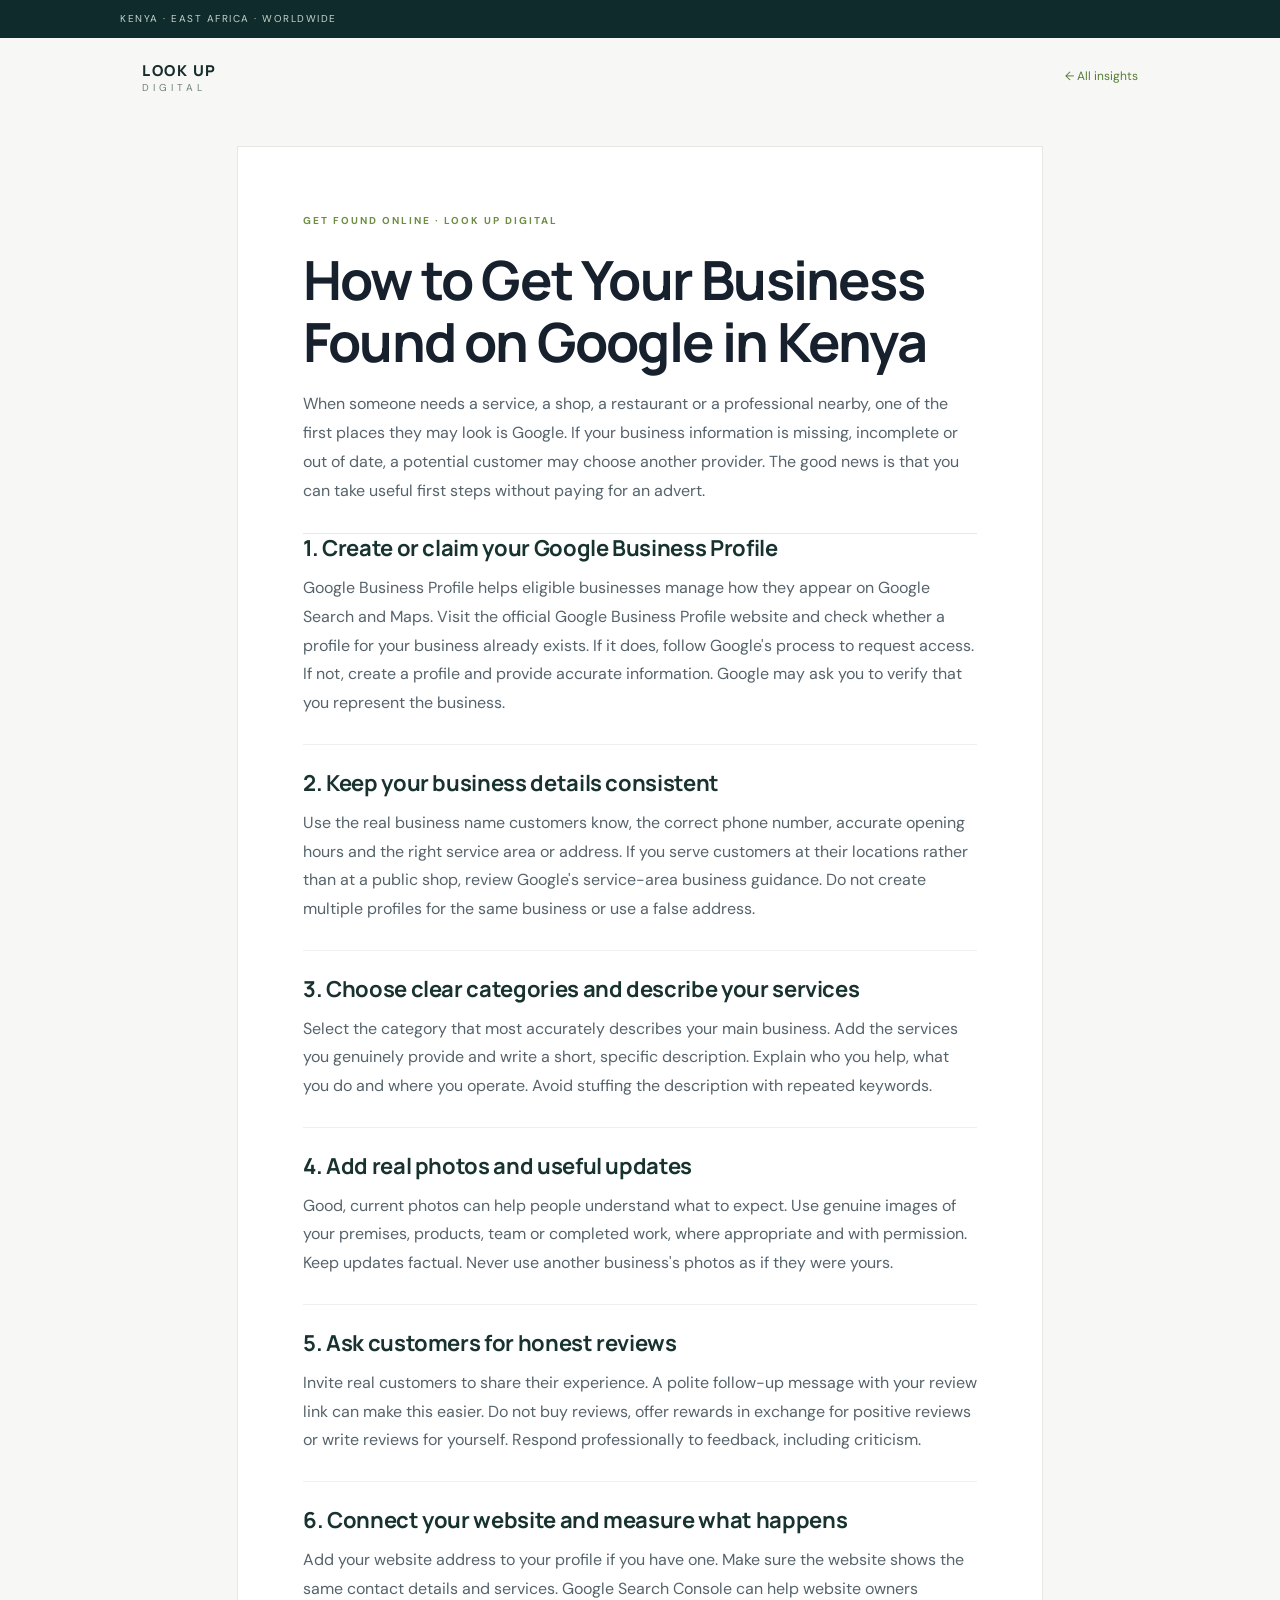
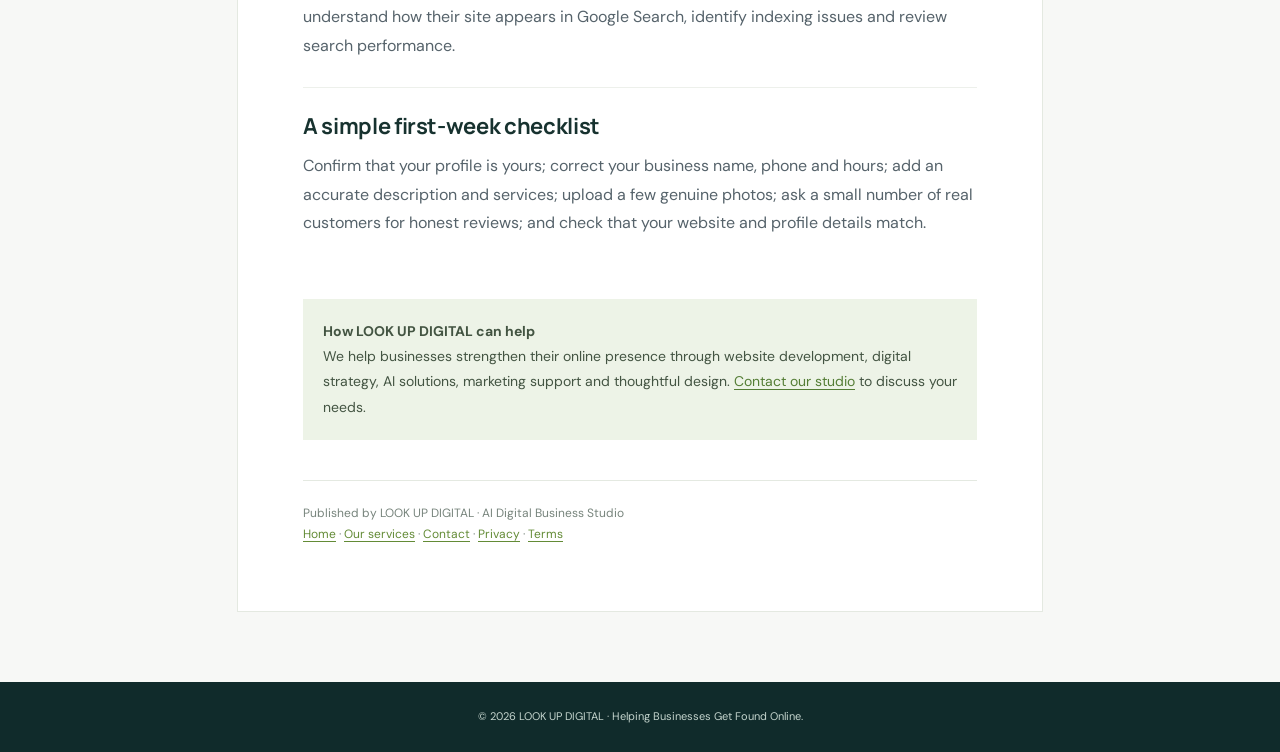
<file: articles/get-found-on-google-kenya.html>
<!doctype html>
<html lang="en"><head><meta charset="utf-8"><meta name="viewport" content="width=device-width,initial-scale=1"><meta name="robots" content="index,follow,max-image-preview:large"><meta name="theme-color" content="#142e2c"><meta name="author" content="LOOK UP DIGITAL"><link rel="icon" type="image/svg+xml" href="../favicon.svg"><meta name="description" content="A practical guide to Google Business Profile, local search visibility and helping nearby customers find your business in Kenya."><link rel="canonical" href="https://enockk924.github.io/digital-shopfront-demo/articles/get-found-on-google-kenya.html"><meta property="og:title" content="Get Found on Google in Kenya | LOOK UP DIGITAL"><meta property="og:description" content="A practical guide to Google Business Profile, local search visibility and helping nearby customers find your business in Kenya."><meta property="og:type" content="article"><meta property="og:url" content="https://enockk924.github.io/digital-shopfront-demo/articles/get-found-on-google-kenya.html"><meta property="og:site_name" content="LOOK UP DIGITAL"><meta property="og:locale" content="en_KE"><meta name="twitter:card" content="summary"><meta name="twitter:title" content="Get Found on Google in Kenya | LOOK UP DIGITAL"><meta name="twitter:description" content="A practical guide to Google Business Profile, local search visibility and helping nearby customers find your business in Kenya."><title>Get Found on Google in Kenya | LOOK UP DIGITAL</title><style>
@import url('https://fonts.googleapis.com/css2?family=DM+Sans:wght@400;500;600;700&family=Manrope:wght@500;600;700;800&display=swap');*{box-sizing:border-box}body{margin:0;background:#f7f8f6;color:#17212d;font-family:'DM Sans',sans-serif;line-height:1.8}.top{background:#102b2b;color:#c5d5ce;padding:10px max(calc((100vw - 1040px)/2),22px);font-size:10px;letter-spacing:1.5px}.wrap{max-width:850px;margin:auto;padding:0 22px}.header{max-width:1040px;margin:auto;padding:22px;display:flex;justify-content:space-between;align-items:center}.brand{font:800 15px Manrope;letter-spacing:1.5px;color:#172d2c;text-decoration:none}.brand small{display:block;font:10px 'DM Sans';letter-spacing:4px;color:#718078}.back{font-size:12px;color:#567c32;text-decoration:none}.article{background:white;margin:30px auto 70px;padding:clamp(25px,6vw,65px);border:1px solid #e4e9e1}.kicker{font-size:10px;letter-spacing:2px;font-weight:700;color:#6e8c43}.article h1{font:700 clamp(34px,6vw,54px)/1.15 Manrope;letter-spacing:-1.8px;margin:18px 0}.intro{font-size:17px;line-height:1.8;color:#66727d;border-bottom:1px solid #e4e9e1;padding-bottom:28px;margin-bottom:30px}.article h2{font:700 21px Manrope;line-height:1.35;margin:34px 0 8px;color:#17322f}.article p{font-size:16px;color:#56636b;margin:0;max-width:68ch}.article section{padding:0 0 26px}.article section+section{padding-top:24px;border-top:1px solid #edf0eb}.article h2{font-size:22px;margin:0 0 10px;letter-spacing:-.35px}.article a{color:#547d35;text-underline-offset:3px}.article a:hover{color:#294d25}.article ul,.article ol{padding-left:24px;color:#56636b}.article li{padding:4px 0}.article strong{color:#263b36}.callout{background:#edf3e7;padding:20px;margin-top:35px;font-size:14px;color:#435442}.end{margin-top:40px;padding-top:22px;border-top:1px solid #e4e9e1;font-size:12px;color:#77847c}.end a{color:#638b36}.footer{background:#102b2b;color:#c5d5ce;padding:25px;text-align:center;font-size:11px}@media(max-width:600px){.header{padding:18px 20px}.article{margin:10px auto 40px;padding:26px 20px}.article h1{font-size:clamp(31px,9vw,42px);letter-spacing:-1.1px}.article h2{font-size:19px}.intro{font-size:15px;padding-bottom:22px;margin-bottom:24px}.article p{font-size:15px;line-height:1.8}.article section{padding-bottom:22px}.article section+section{padding-top:21px}.callout{padding:18px}}
</style><script type="application/ld+json">{"@context":"https://schema.org","@type":"Article","headline":"How to Get Your Business Found on Google in Kenya","description":"A practical guide to Google Business Profile, local search visibility and helping nearby customers find your business in Kenya.","mainEntityOfPage":"https://enockk924.github.io/digital-shopfront-demo/articles/get-found-on-google-kenya.html","author":{"@type":"Organization","name":"LOOK UP DIGITAL"},"publisher":{"@type":"Organization","name":"AI Digital Business Studio","url":"https://enockk924.github.io/digital-shopfront-demo/"},"inLanguage":"en-KE"}</script>
</head><body><div class="top">KENYA · EAST AFRICA · WORLDWIDE</div><header class="header"><a class="brand" href="../index.html">LOOK UP<small>DIGITAL</small></a><a class="back" href="../blog.html">← All insights</a></header><main class="wrap"><article class="article"><div class="kicker">GET FOUND ONLINE · LOOK UP DIGITAL</div><h1>How to Get Your Business Found on Google in Kenya</h1><p class="intro">When someone needs a service, a shop, a restaurant or a professional nearby, one of the first places they may look is Google. If your business information is missing, incomplete or out of date, a potential customer may choose another provider. The good news is that you can take useful first steps without paying for an advert.</p><section><h2>1. Create or claim your Google Business Profile</h2><p>Google Business Profile helps eligible businesses manage how they appear on Google Search and Maps. Visit the official Google Business Profile website and check whether a profile for your business already exists. If it does, follow Google's process to request access. If not, create a profile and provide accurate information. Google may ask you to verify that you represent the business.</p></section>
<section><h2>2. Keep your business details consistent</h2><p>Use the real business name customers know, the correct phone number, accurate opening hours and the right service area or address. If you serve customers at their locations rather than at a public shop, review Google's service-area business guidance. Do not create multiple profiles for the same business or use a false address.</p></section>
<section><h2>3. Choose clear categories and describe your services</h2><p>Select the category that most accurately describes your main business. Add the services you genuinely provide and write a short, specific description. Explain who you help, what you do and where you operate. Avoid stuffing the description with repeated keywords.</p></section>
<section><h2>4. Add real photos and useful updates</h2><p>Good, current photos can help people understand what to expect. Use genuine images of your premises, products, team or completed work, where appropriate and with permission. Keep updates factual. Never use another business's photos as if they were yours.</p></section>
<section><h2>5. Ask customers for honest reviews</h2><p>Invite real customers to share their experience. A polite follow-up message with your review link can make this easier. Do not buy reviews, offer rewards in exchange for positive reviews or write reviews for yourself. Respond professionally to feedback, including criticism.</p></section>
<section><h2>6. Connect your website and measure what happens</h2><p>Add your website address to your profile if you have one. Make sure the website shows the same contact details and services. Google Search Console can help website owners understand how their site appears in Google Search, identify indexing issues and review search performance.</p></section>
<section><h2>A simple first-week checklist</h2><p>Confirm that your profile is yours; correct your business name, phone and hours; add an accurate description and services; upload a few genuine photos; ask a small number of real customers for honest reviews; and check that your website and profile details match.</p></section><div class="callout"><b>How LOOK UP DIGITAL can help</b><br>We help businesses strengthen their online presence through website development, digital strategy, AI solutions, marketing support and thoughtful design. <a href="../index.html#contact">Contact our studio</a> to discuss your needs.</div><div class="end">Published by LOOK UP DIGITAL · AI Digital Business Studio<br><a href="../index.html">Home</a> · <a href="../index.html#services">Our services</a> · <a href="../index.html#contact">Contact</a> · <a href="../privacy.html">Privacy</a> · <a href="../terms.html">Terms</a></div></article></main><footer class="footer">© 2026 LOOK UP DIGITAL · Helping Businesses Get Found Online.</footer></body></html>
</file>
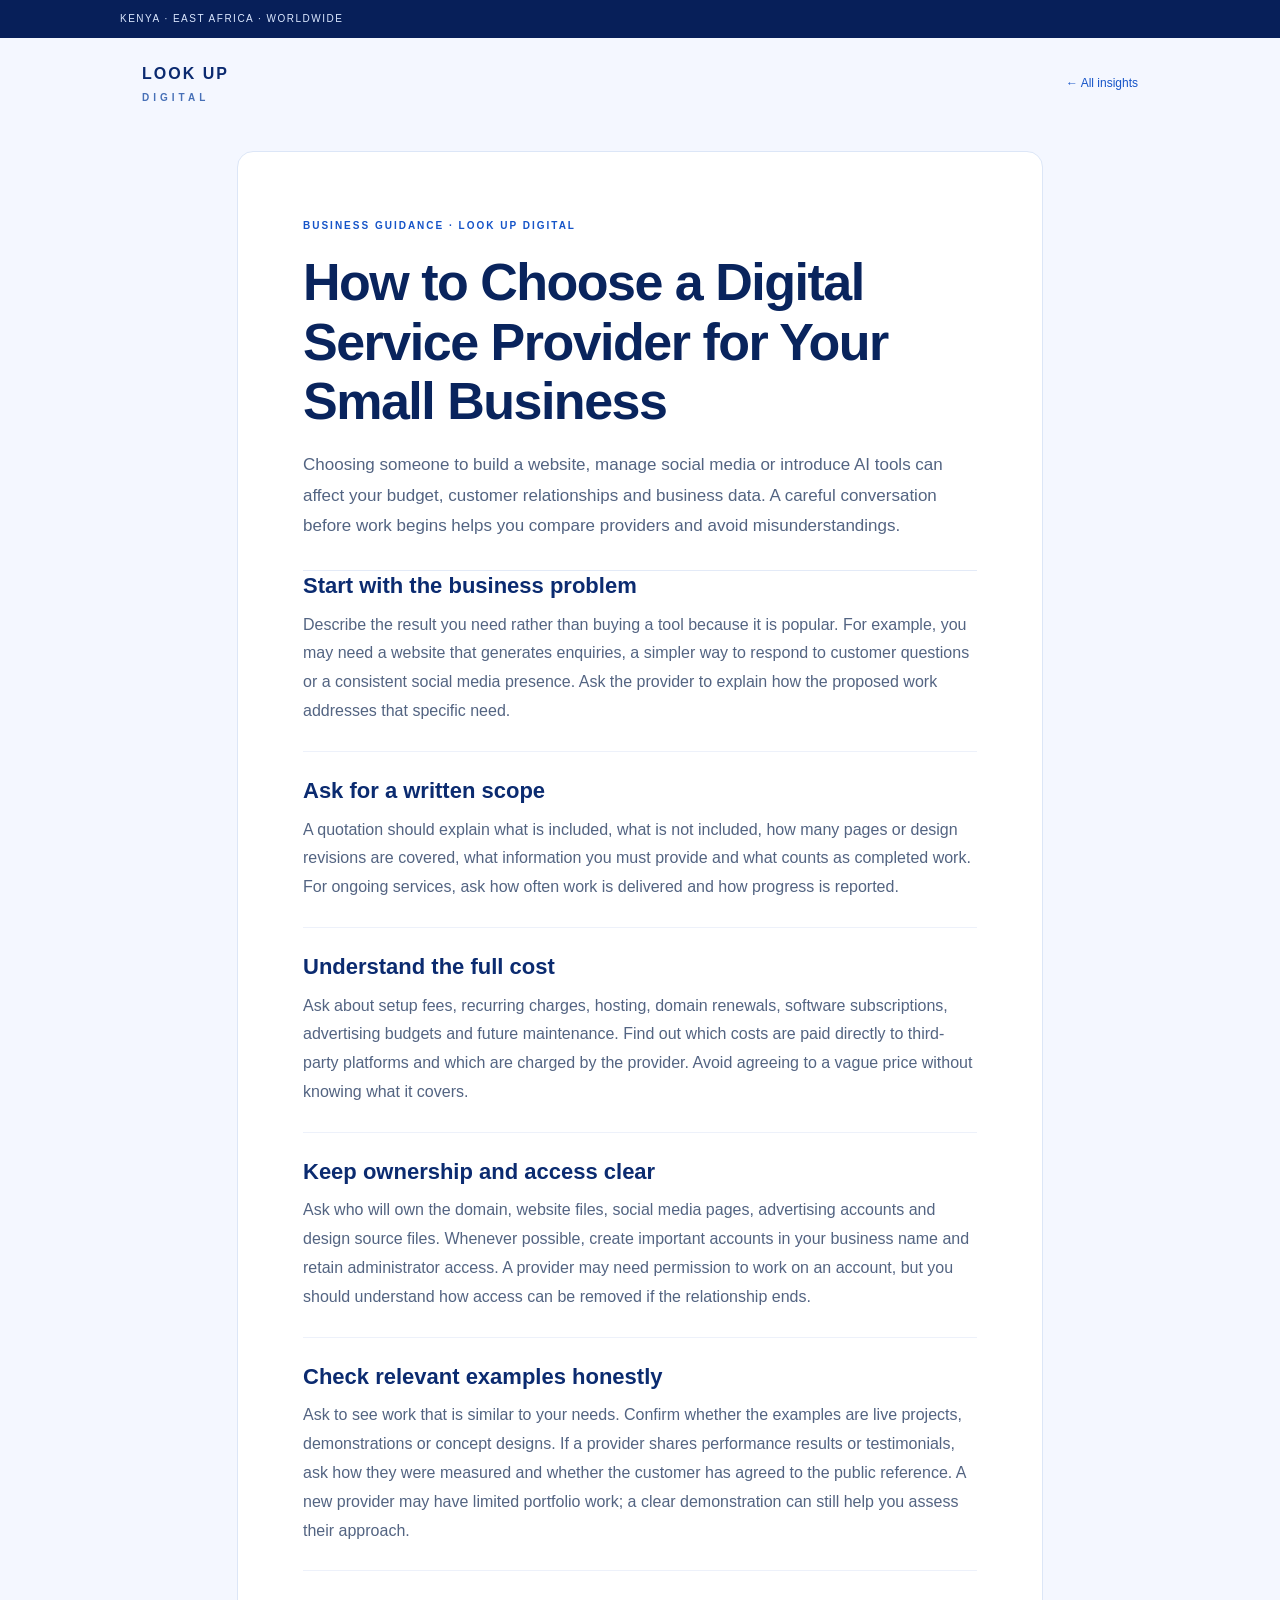
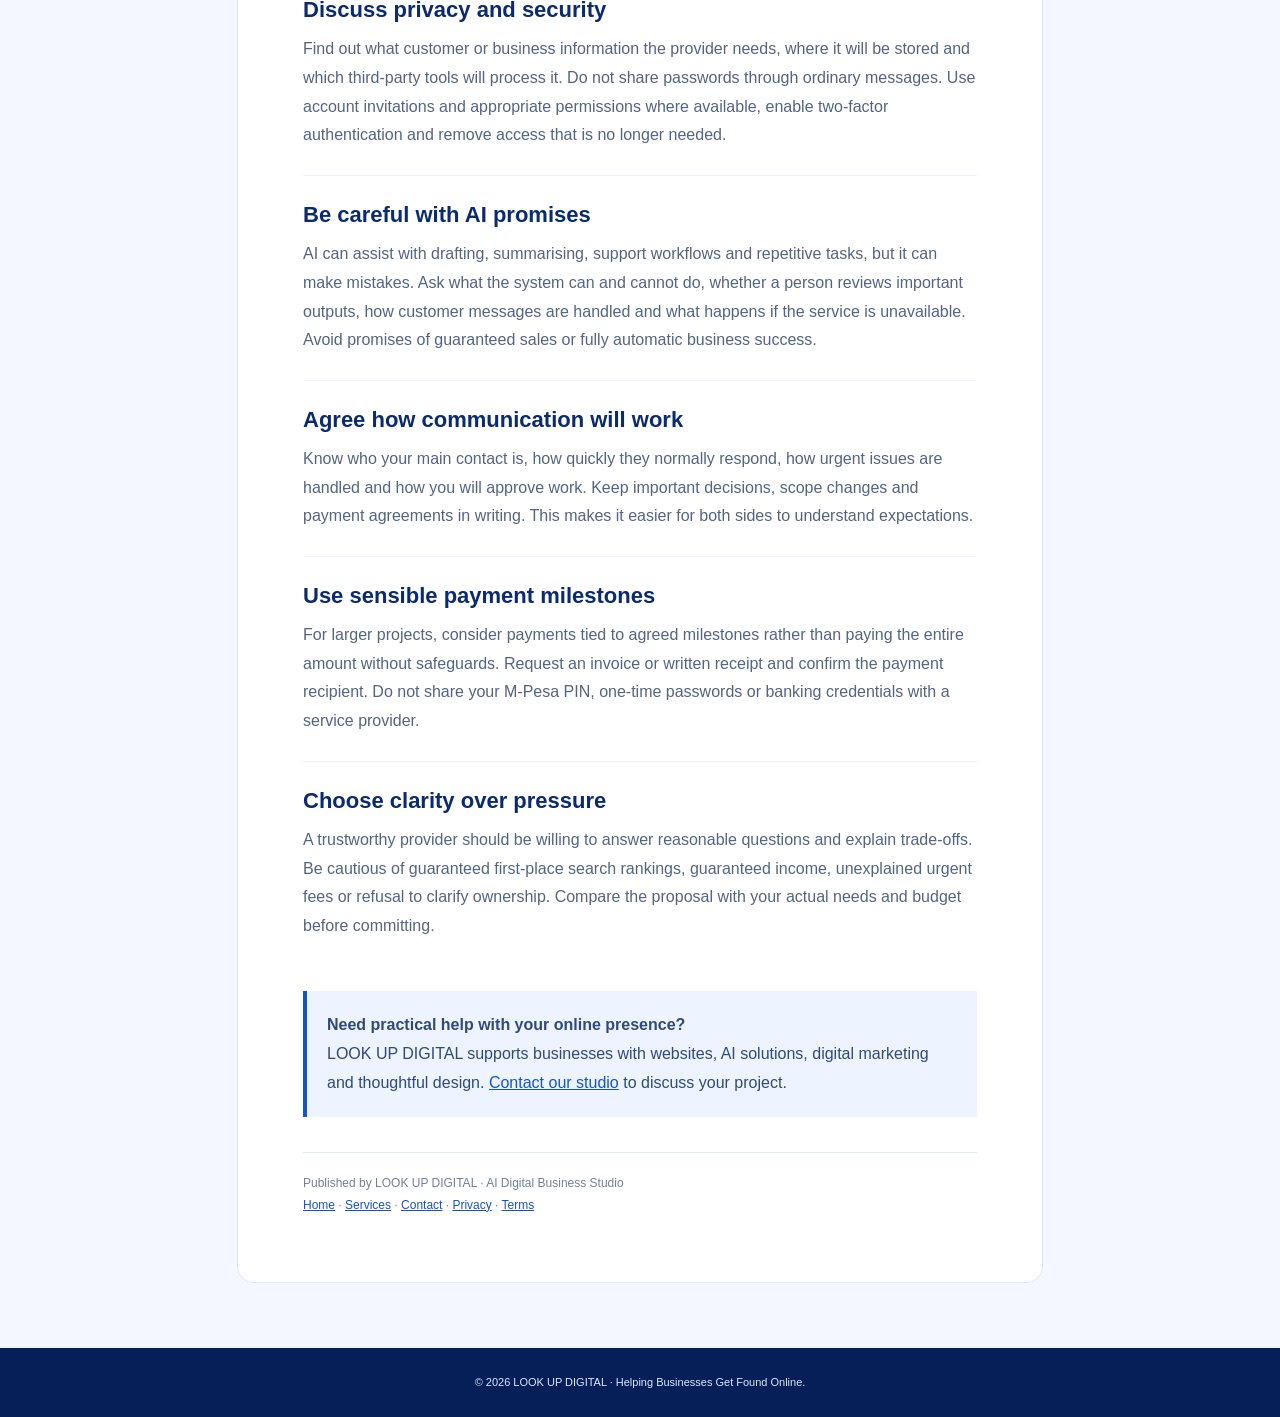
<file: articles/how-to-choose-digital-service-provider.html>
<!doctype html>
<html lang="en-KE"><head><meta charset="utf-8"><meta name="viewport" content="width=device-width,initial-scale=1"><meta name="robots" content="index,follow,max-image-preview:large"><meta name="author" content="LOOK UP DIGITAL"><meta name="description" content="Questions to ask before hiring a website designer, digital marketer or AI service provider, including scope, ownership, costs, privacy and ongoing support."><link rel="canonical" href="https://enockk924.github.io/digital-shopfront-demo/articles/how-to-choose-digital-service-provider.html"><meta property="og:type" content="article"><meta property="og:site_name" content="LOOK UP DIGITAL"><meta property="og:title" content="How to Choose a Digital Service Provider for Your Small Business"><meta property="og:description" content="Questions to ask before hiring a website designer, digital marketer or AI service provider, including scope, ownership, costs, privacy and ongoing support."><meta property="og:url" content="https://enockk924.github.io/digital-shopfront-demo/articles/how-to-choose-digital-service-provider.html"><meta name="twitter:card" content="summary"><title>How to Choose a Digital Service Provider for Your Small Business | LOOK UP DIGITAL</title><style>
*{box-sizing:border-box}body{margin:0;background:#f4f7ff;color:#14254b;font:16px/1.8 Arial,sans-serif}.top{background:#071f59;color:#dce8ff;padding:10px max(calc((100vw - 1040px)/2),22px);font-size:10px;letter-spacing:1.5px}.header{max-width:1040px;margin:auto;padding:22px;display:flex;justify-content:space-between;align-items:center}.brand{font-weight:800;letter-spacing:2px;color:#0b2a70;text-decoration:none}.brand small{display:block;font-size:10px;letter-spacing:4px;color:#4770b7}.back{font-size:12px;color:#1554c8;text-decoration:none}.wrap{max-width:850px;margin:auto;padding:0 22px}.article{background:#fff;margin:22px auto 65px;padding:clamp(25px,6vw,65px);border:1px solid #dce6f7;border-radius:16px}.kicker{font-size:10px;letter-spacing:2px;font-weight:700;color:#1554c8}.article h1{font-size:clamp(32px,6vw,52px);line-height:1.15;letter-spacing:-1.5px;margin:18px 0;color:#09245d}.intro{font-size:17px;color:#5e6d87;border-bottom:1px solid #e3eaf7;padding-bottom:28px;margin-bottom:30px}.article h2{font-size:22px;line-height:1.35;color:#0b2b70;margin:0 0 10px}.article p{color:#536482;margin:0}.article section{padding:0 0 25px}.article section+section{padding-top:24px;border-top:1px solid #edf1fa}.callout{background:#edf3ff;border-left:4px solid #1554c8;padding:20px;margin-top:25px;color:#304a78}.callout a,.article a{color:#1554c8}.end{margin-top:35px;padding-top:20px;border-top:1px solid #e3eaf7;font-size:12px;color:#71809c}.end a{color:#1554c8}.footer{background:#071f59;color:#dce8ff;text-align:center;padding:25px;font-size:11px}@media(max-width:600px){.article{margin:10px auto 40px;padding:25px 20px}.article h1{font-size:32px}.article h2{font-size:19px}.intro{font-size:15px}}
</style><script type="application/ld+json">{"@context":"https://schema.org","@type":"Article","headline":"How to Choose a Digital Service Provider for Your Small Business","description":"Questions to ask before hiring a website designer, digital marketer or AI service provider, including scope, ownership, costs, privacy and ongoing support.","mainEntityOfPage":"https://enockk924.github.io/digital-shopfront-demo/articles/how-to-choose-digital-service-provider.html","author":{"@type":"Organization","name":"LOOK UP DIGITAL"},"publisher":{"@type":"Organization","name":"AI Digital Business Studio","url":"https://enockk924.github.io/digital-shopfront-demo/"},"inLanguage":"en-KE"}</script></head><body><div class="top">KENYA · EAST AFRICA · WORLDWIDE</div><header class="header"><a class="brand" href="../index.html">LOOK UP<small>DIGITAL</small></a><a class="back" href="../blog.html">← All insights</a></header><main class="wrap"><article class="article"><div class="kicker">BUSINESS GUIDANCE · LOOK UP DIGITAL</div><h1>How to Choose a Digital Service Provider for Your Small Business</h1><p class="intro">Choosing someone to build a website, manage social media or introduce AI tools can affect your budget, customer relationships and business data. A careful conversation before work begins helps you compare providers and avoid misunderstandings.</p><section><h2>Start with the business problem</h2><p>Describe the result you need rather than buying a tool because it is popular. For example, you may need a website that generates enquiries, a simpler way to respond to customer questions or a consistent social media presence. Ask the provider to explain how the proposed work addresses that specific need.</p></section><section><h2>Ask for a written scope</h2><p>A quotation should explain what is included, what is not included, how many pages or design revisions are covered, what information you must provide and what counts as completed work. For ongoing services, ask how often work is delivered and how progress is reported.</p></section><section><h2>Understand the full cost</h2><p>Ask about setup fees, recurring charges, hosting, domain renewals, software subscriptions, advertising budgets and future maintenance. Find out which costs are paid directly to third-party platforms and which are charged by the provider. Avoid agreeing to a vague price without knowing what it covers.</p></section><section><h2>Keep ownership and access clear</h2><p>Ask who will own the domain, website files, social media pages, advertising accounts and design source files. Whenever possible, create important accounts in your business name and retain administrator access. A provider may need permission to work on an account, but you should understand how access can be removed if the relationship ends.</p></section><section><h2>Check relevant examples honestly</h2><p>Ask to see work that is similar to your needs. Confirm whether the examples are live projects, demonstrations or concept designs. If a provider shares performance results or testimonials, ask how they were measured and whether the customer has agreed to the public reference. A new provider may have limited portfolio work; a clear demonstration can still help you assess their approach.</p></section><section><h2>Discuss privacy and security</h2><p>Find out what customer or business information the provider needs, where it will be stored and which third-party tools will process it. Do not share passwords through ordinary messages. Use account invitations and appropriate permissions where available, enable two-factor authentication and remove access that is no longer needed.</p></section><section><h2>Be careful with AI promises</h2><p>AI can assist with drafting, summarising, support workflows and repetitive tasks, but it can make mistakes. Ask what the system can and cannot do, whether a person reviews important outputs, how customer messages are handled and what happens if the service is unavailable. Avoid promises of guaranteed sales or fully automatic business success.</p></section><section><h2>Agree how communication will work</h2><p>Know who your main contact is, how quickly they normally respond, how urgent issues are handled and how you will approve work. Keep important decisions, scope changes and payment agreements in writing. This makes it easier for both sides to understand expectations.</p></section><section><h2>Use sensible payment milestones</h2><p>For larger projects, consider payments tied to agreed milestones rather than paying the entire amount without safeguards. Request an invoice or written receipt and confirm the payment recipient. Do not share your M-Pesa PIN, one-time passwords or banking credentials with a service provider.</p></section><section><h2>Choose clarity over pressure</h2><p>A trustworthy provider should be willing to answer reasonable questions and explain trade-offs. Be cautious of guaranteed first-place search rankings, guaranteed income, unexplained urgent fees or refusal to clarify ownership. Compare the proposal with your actual needs and budget before committing.</p></section><div class="callout"><b>Need practical help with your online presence?</b><br>LOOK UP DIGITAL supports businesses with websites, AI solutions, digital marketing and thoughtful design. <a href="../index.html#contact">Contact our studio</a> to discuss your project.</div><div class="end">Published by LOOK UP DIGITAL · AI Digital Business Studio<br><a href="../index.html">Home</a> · <a href="../index.html#services">Services</a> · <a href="../index.html#contact">Contact</a> · <a href="../privacy.html">Privacy</a> · <a href="../terms.html">Terms</a></div></article></main><footer class="footer">© 2026 LOOK UP DIGITAL · Helping Businesses Get Found Online.</footer></body></html>
</file>
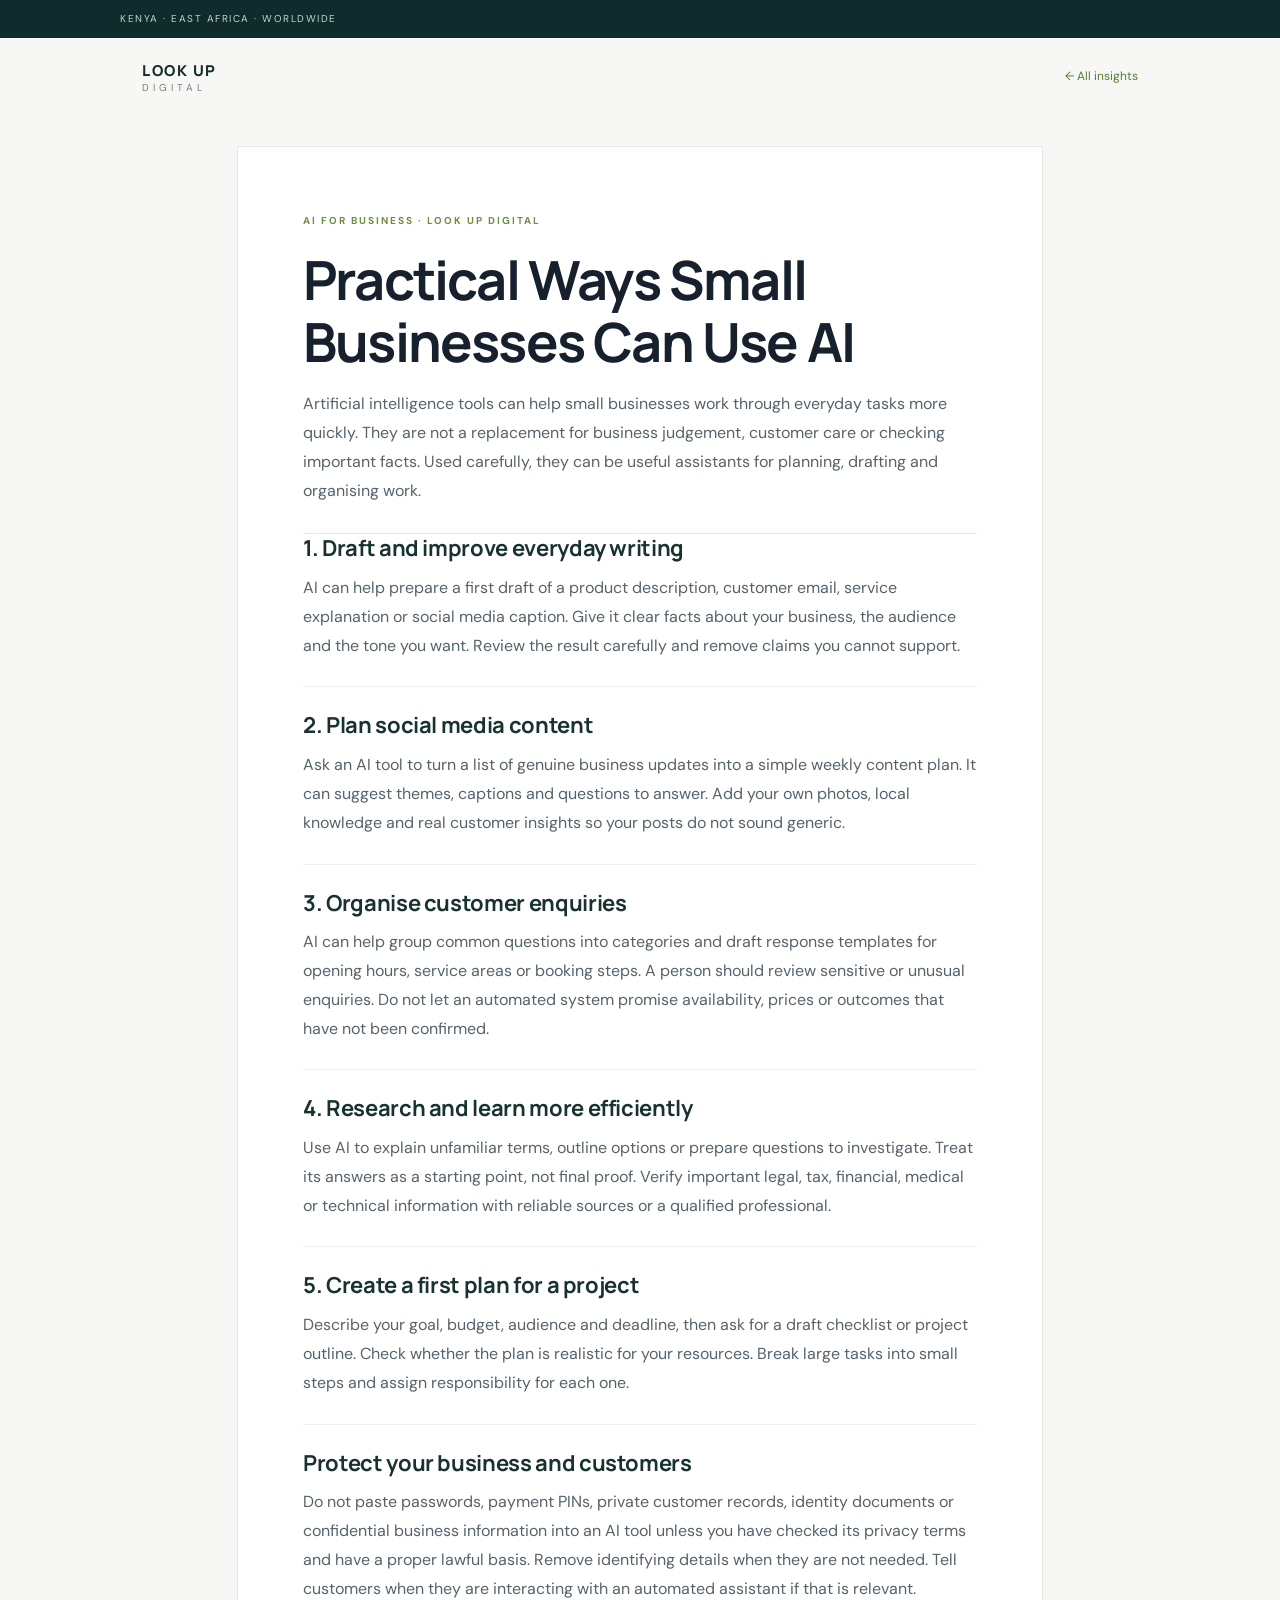
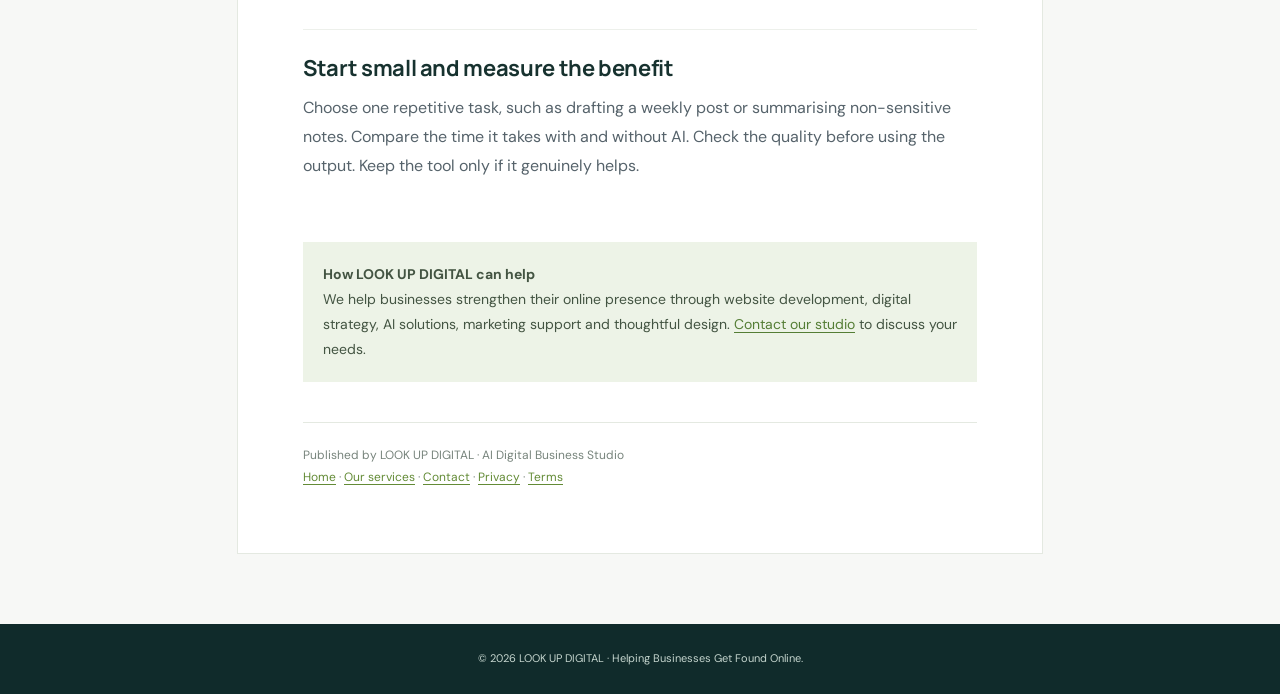
<file: articles/practical-ai-for-small-business.html>
<!doctype html>
<html lang="en"><head><meta charset="utf-8"><meta name="viewport" content="width=device-width,initial-scale=1"><meta name="robots" content="index,follow,max-image-preview:large"><meta name="theme-color" content="#142e2c"><meta name="author" content="LOOK UP DIGITAL"><link rel="icon" type="image/svg+xml" href="../favicon.svg"><meta name="description" content="Beginner-friendly and responsible ways to use AI for planning, writing, customer service and everyday business tasks."><link rel="canonical" href="https://enockk924.github.io/digital-shopfront-demo/articles/practical-ai-for-small-business.html"><meta property="og:title" content="Practical AI for Small Businesses | LOOK UP DIGITAL"><meta property="og:description" content="Beginner-friendly and responsible ways to use AI for planning, writing, customer service and everyday business tasks."><meta property="og:type" content="article"><meta property="og:url" content="https://enockk924.github.io/digital-shopfront-demo/articles/practical-ai-for-small-business.html"><meta property="og:site_name" content="LOOK UP DIGITAL"><meta property="og:locale" content="en_KE"><meta name="twitter:card" content="summary"><meta name="twitter:title" content="Practical AI for Small Businesses | LOOK UP DIGITAL"><meta name="twitter:description" content="Beginner-friendly and responsible ways to use AI for planning, writing, customer service and everyday business tasks."><title>Practical AI for Small Businesses | LOOK UP DIGITAL</title><style>
@import url('https://fonts.googleapis.com/css2?family=DM+Sans:wght@400;500;600;700&family=Manrope:wght@500;600;700;800&display=swap');*{box-sizing:border-box}body{margin:0;background:#f7f8f6;color:#17212d;font-family:'DM Sans',sans-serif;line-height:1.8}.top{background:#102b2b;color:#c5d5ce;padding:10px max(calc((100vw - 1040px)/2),22px);font-size:10px;letter-spacing:1.5px}.wrap{max-width:850px;margin:auto;padding:0 22px}.header{max-width:1040px;margin:auto;padding:22px;display:flex;justify-content:space-between;align-items:center}.brand{font:800 15px Manrope;letter-spacing:1.5px;color:#172d2c;text-decoration:none}.brand small{display:block;font:10px 'DM Sans';letter-spacing:4px;color:#718078}.back{font-size:12px;color:#567c32;text-decoration:none}.article{background:white;margin:30px auto 70px;padding:clamp(25px,6vw,65px);border:1px solid #e4e9e1}.kicker{font-size:10px;letter-spacing:2px;font-weight:700;color:#6e8c43}.article h1{font:700 clamp(34px,6vw,54px)/1.15 Manrope;letter-spacing:-1.8px;margin:18px 0}.intro{font-size:17px;line-height:1.8;color:#66727d;border-bottom:1px solid #e4e9e1;padding-bottom:28px;margin-bottom:30px}.article h2{font:700 21px Manrope;line-height:1.35;margin:34px 0 8px;color:#17322f}.article p{font-size:16px;color:#56636b;margin:0;max-width:68ch}.article section{padding:0 0 26px}.article section+section{padding-top:24px;border-top:1px solid #edf0eb}.article h2{font-size:22px;margin:0 0 10px;letter-spacing:-.35px}.article a{color:#547d35;text-underline-offset:3px}.article a:hover{color:#294d25}.article ul,.article ol{padding-left:24px;color:#56636b}.article li{padding:4px 0}.article strong{color:#263b36}.callout{background:#edf3e7;padding:20px;margin-top:35px;font-size:14px;color:#435442}.end{margin-top:40px;padding-top:22px;border-top:1px solid #e4e9e1;font-size:12px;color:#77847c}.end a{color:#638b36}.footer{background:#102b2b;color:#c5d5ce;padding:25px;text-align:center;font-size:11px}@media(max-width:600px){.header{padding:18px 20px}.article{margin:10px auto 40px;padding:26px 20px}.article h1{font-size:clamp(31px,9vw,42px);letter-spacing:-1.1px}.article h2{font-size:19px}.intro{font-size:15px;padding-bottom:22px;margin-bottom:24px}.article p{font-size:15px;line-height:1.8}.article section{padding-bottom:22px}.article section+section{padding-top:21px}.callout{padding:18px}}
</style><script type="application/ld+json">{"@context":"https://schema.org","@type":"Article","headline":"Practical Ways Small Businesses Can Use AI","description":"Beginner-friendly and responsible ways to use AI for planning, writing, customer service and everyday business tasks.","mainEntityOfPage":"https://enockk924.github.io/digital-shopfront-demo/articles/practical-ai-for-small-business.html","author":{"@type":"Organization","name":"LOOK UP DIGITAL"},"publisher":{"@type":"Organization","name":"AI Digital Business Studio","url":"https://enockk924.github.io/digital-shopfront-demo/"},"inLanguage":"en-KE"}</script>
</head><body><div class="top">KENYA · EAST AFRICA · WORLDWIDE</div><header class="header"><a class="brand" href="../index.html">LOOK UP<small>DIGITAL</small></a><a class="back" href="../blog.html">← All insights</a></header><main class="wrap"><article class="article"><div class="kicker">AI FOR BUSINESS · LOOK UP DIGITAL</div><h1>Practical Ways Small Businesses Can Use AI</h1><p class="intro">Artificial intelligence tools can help small businesses work through everyday tasks more quickly. They are not a replacement for business judgement, customer care or checking important facts. Used carefully, they can be useful assistants for planning, drafting and organising work.</p><section><h2>1. Draft and improve everyday writing</h2><p>AI can help prepare a first draft of a product description, customer email, service explanation or social media caption. Give it clear facts about your business, the audience and the tone you want. Review the result carefully and remove claims you cannot support.</p></section>
<section><h2>2. Plan social media content</h2><p>Ask an AI tool to turn a list of genuine business updates into a simple weekly content plan. It can suggest themes, captions and questions to answer. Add your own photos, local knowledge and real customer insights so your posts do not sound generic.</p></section>
<section><h2>3. Organise customer enquiries</h2><p>AI can help group common questions into categories and draft response templates for opening hours, service areas or booking steps. A person should review sensitive or unusual enquiries. Do not let an automated system promise availability, prices or outcomes that have not been confirmed.</p></section>
<section><h2>4. Research and learn more efficiently</h2><p>Use AI to explain unfamiliar terms, outline options or prepare questions to investigate. Treat its answers as a starting point, not final proof. Verify important legal, tax, financial, medical or technical information with reliable sources or a qualified professional.</p></section>
<section><h2>5. Create a first plan for a project</h2><p>Describe your goal, budget, audience and deadline, then ask for a draft checklist or project outline. Check whether the plan is realistic for your resources. Break large tasks into small steps and assign responsibility for each one.</p></section>
<section><h2>Protect your business and customers</h2><p>Do not paste passwords, payment PINs, private customer records, identity documents or confidential business information into an AI tool unless you have checked its privacy terms and have a proper lawful basis. Remove identifying details when they are not needed. Tell customers when they are interacting with an automated assistant if that is relevant.</p></section>
<section><h2>Start small and measure the benefit</h2><p>Choose one repetitive task, such as drafting a weekly post or summarising non-sensitive notes. Compare the time it takes with and without AI. Check the quality before using the output. Keep the tool only if it genuinely helps.</p></section><div class="callout"><b>How LOOK UP DIGITAL can help</b><br>We help businesses strengthen their online presence through website development, digital strategy, AI solutions, marketing support and thoughtful design. <a href="../index.html#contact">Contact our studio</a> to discuss your needs.</div><div class="end">Published by LOOK UP DIGITAL · AI Digital Business Studio<br><a href="../index.html">Home</a> · <a href="../index.html#services">Our services</a> · <a href="../index.html#contact">Contact</a> · <a href="../privacy.html">Privacy</a> · <a href="../terms.html">Terms</a></div></article></main><footer class="footer">© 2026 LOOK UP DIGITAL · Helping Businesses Get Found Online.</footer></body></html>
</file>
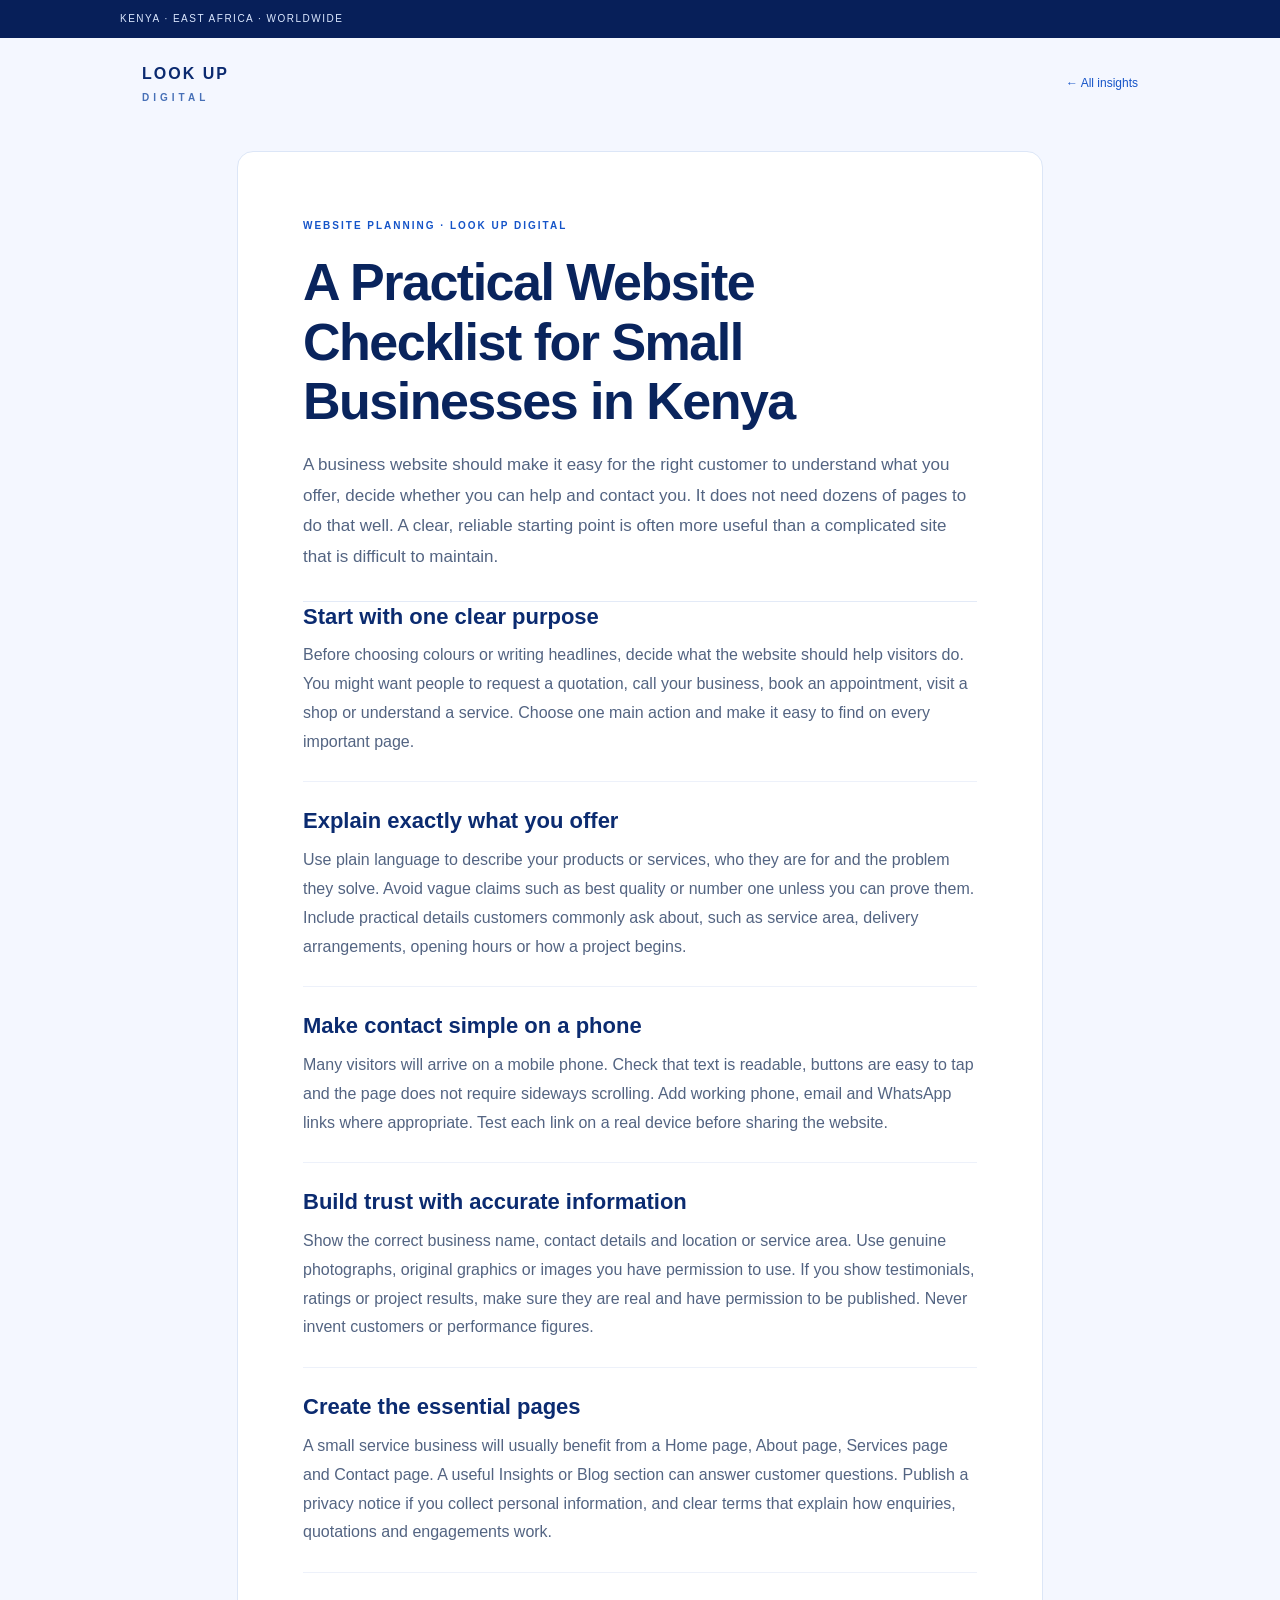
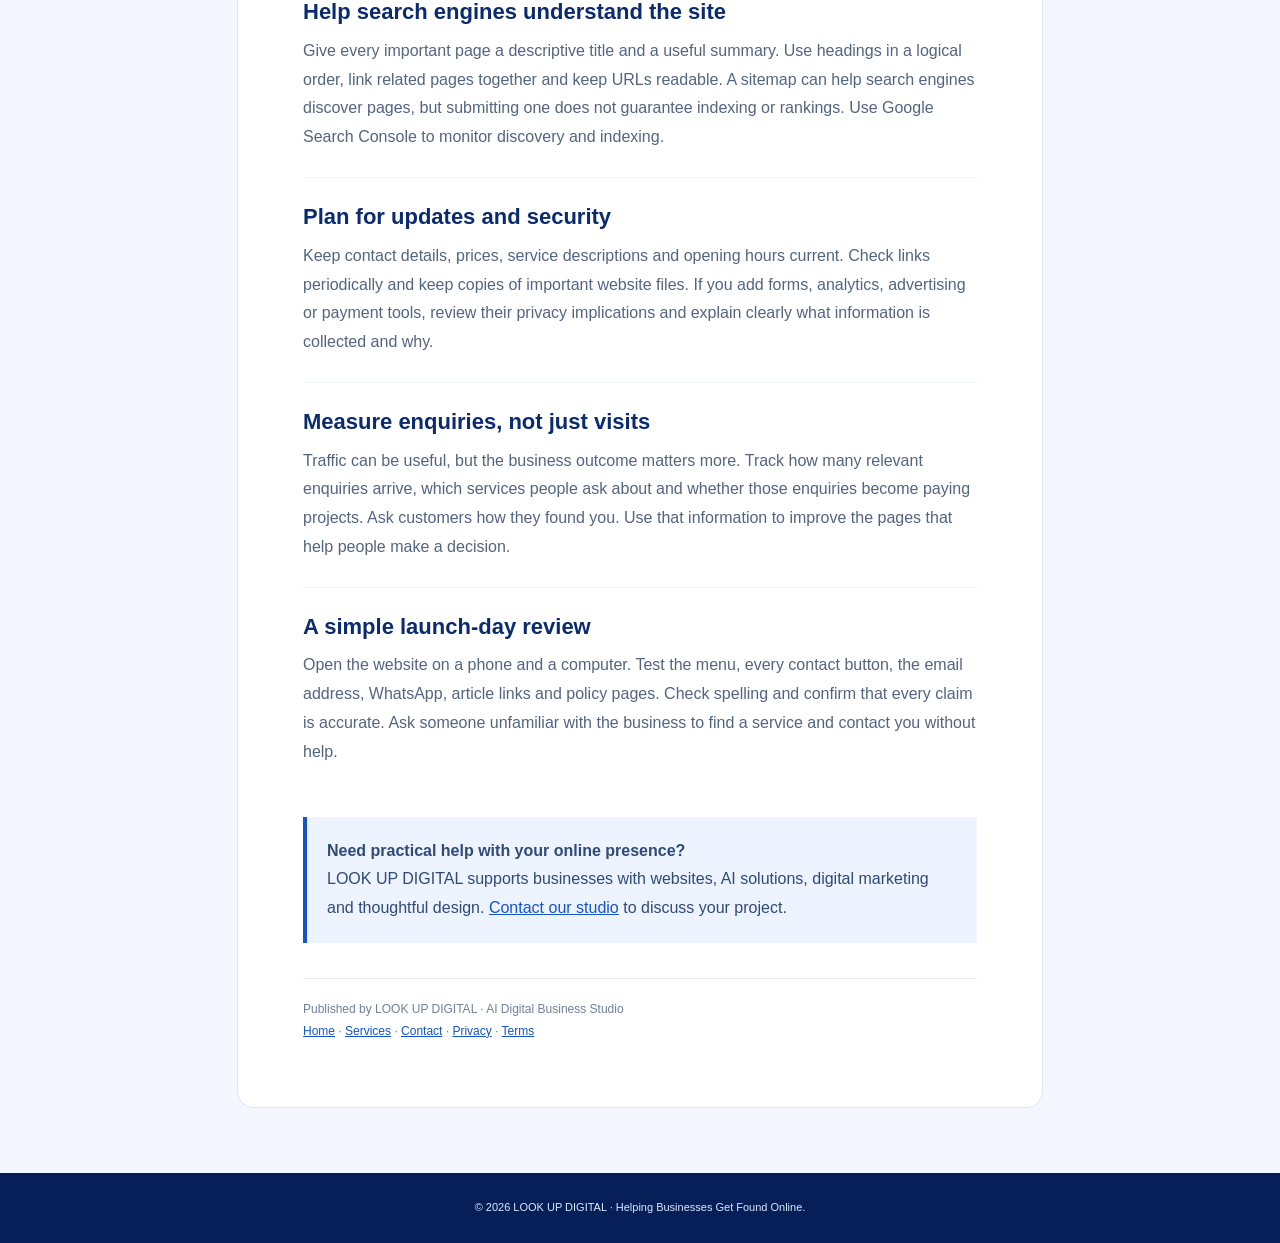
<file: articles/small-business-website-checklist-kenya.html>
<!doctype html>
<html lang="en-KE"><head><meta charset="utf-8"><meta name="viewport" content="width=device-width,initial-scale=1"><meta name="robots" content="index,follow,max-image-preview:large"><meta name="author" content="LOOK UP DIGITAL"><meta name="description" content="A step-by-step checklist for planning a useful, mobile-friendly small business website in Kenya, from contact details and services to trust and maintenance."><link rel="canonical" href="https://enockk924.github.io/digital-shopfront-demo/articles/small-business-website-checklist-kenya.html"><meta property="og:type" content="article"><meta property="og:site_name" content="LOOK UP DIGITAL"><meta property="og:title" content="A Practical Website Checklist for Small Businesses in Kenya"><meta property="og:description" content="A step-by-step checklist for planning a useful, mobile-friendly small business website in Kenya, from contact details and services to trust and maintenance."><meta property="og:url" content="https://enockk924.github.io/digital-shopfront-demo/articles/small-business-website-checklist-kenya.html"><meta name="twitter:card" content="summary"><title>A Practical Website Checklist for Small Businesses in Kenya | LOOK UP DIGITAL</title><style>
*{box-sizing:border-box}body{margin:0;background:#f4f7ff;color:#14254b;font:16px/1.8 Arial,sans-serif}.top{background:#071f59;color:#dce8ff;padding:10px max(calc((100vw - 1040px)/2),22px);font-size:10px;letter-spacing:1.5px}.header{max-width:1040px;margin:auto;padding:22px;display:flex;justify-content:space-between;align-items:center}.brand{font-weight:800;letter-spacing:2px;color:#0b2a70;text-decoration:none}.brand small{display:block;font-size:10px;letter-spacing:4px;color:#4770b7}.back{font-size:12px;color:#1554c8;text-decoration:none}.wrap{max-width:850px;margin:auto;padding:0 22px}.article{background:#fff;margin:22px auto 65px;padding:clamp(25px,6vw,65px);border:1px solid #dce6f7;border-radius:16px}.kicker{font-size:10px;letter-spacing:2px;font-weight:700;color:#1554c8}.article h1{font-size:clamp(32px,6vw,52px);line-height:1.15;letter-spacing:-1.5px;margin:18px 0;color:#09245d}.intro{font-size:17px;color:#5e6d87;border-bottom:1px solid #e3eaf7;padding-bottom:28px;margin-bottom:30px}.article h2{font-size:22px;line-height:1.35;color:#0b2b70;margin:0 0 10px}.article p{color:#536482;margin:0}.article section{padding:0 0 25px}.article section+section{padding-top:24px;border-top:1px solid #edf1fa}.callout{background:#edf3ff;border-left:4px solid #1554c8;padding:20px;margin-top:25px;color:#304a78}.callout a,.article a{color:#1554c8}.end{margin-top:35px;padding-top:20px;border-top:1px solid #e3eaf7;font-size:12px;color:#71809c}.end a{color:#1554c8}.footer{background:#071f59;color:#dce8ff;text-align:center;padding:25px;font-size:11px}@media(max-width:600px){.article{margin:10px auto 40px;padding:25px 20px}.article h1{font-size:32px}.article h2{font-size:19px}.intro{font-size:15px}}
</style><script type="application/ld+json">{"@context":"https://schema.org","@type":"Article","headline":"A Practical Website Checklist for Small Businesses in Kenya","description":"A step-by-step checklist for planning a useful, mobile-friendly small business website in Kenya, from contact details and services to trust and maintenance.","mainEntityOfPage":"https://enockk924.github.io/digital-shopfront-demo/articles/small-business-website-checklist-kenya.html","author":{"@type":"Organization","name":"LOOK UP DIGITAL"},"publisher":{"@type":"Organization","name":"AI Digital Business Studio","url":"https://enockk924.github.io/digital-shopfront-demo/"},"inLanguage":"en-KE"}</script></head><body><div class="top">KENYA · EAST AFRICA · WORLDWIDE</div><header class="header"><a class="brand" href="../index.html">LOOK UP<small>DIGITAL</small></a><a class="back" href="../blog.html">← All insights</a></header><main class="wrap"><article class="article"><div class="kicker">WEBSITE PLANNING · LOOK UP DIGITAL</div><h1>A Practical Website Checklist for Small Businesses in Kenya</h1><p class="intro">A business website should make it easy for the right customer to understand what you offer, decide whether you can help and contact you. It does not need dozens of pages to do that well. A clear, reliable starting point is often more useful than a complicated site that is difficult to maintain.</p><section><h2>Start with one clear purpose</h2><p>Before choosing colours or writing headlines, decide what the website should help visitors do. You might want people to request a quotation, call your business, book an appointment, visit a shop or understand a service. Choose one main action and make it easy to find on every important page.</p></section><section><h2>Explain exactly what you offer</h2><p>Use plain language to describe your products or services, who they are for and the problem they solve. Avoid vague claims such as best quality or number one unless you can prove them. Include practical details customers commonly ask about, such as service area, delivery arrangements, opening hours or how a project begins.</p></section><section><h2>Make contact simple on a phone</h2><p>Many visitors will arrive on a mobile phone. Check that text is readable, buttons are easy to tap and the page does not require sideways scrolling. Add working phone, email and WhatsApp links where appropriate. Test each link on a real device before sharing the website.</p></section><section><h2>Build trust with accurate information</h2><p>Show the correct business name, contact details and location or service area. Use genuine photographs, original graphics or images you have permission to use. If you show testimonials, ratings or project results, make sure they are real and have permission to be published. Never invent customers or performance figures.</p></section><section><h2>Create the essential pages</h2><p>A small service business will usually benefit from a Home page, About page, Services page and Contact page. A useful Insights or Blog section can answer customer questions. Publish a privacy notice if you collect personal information, and clear terms that explain how enquiries, quotations and engagements work.</p></section><section><h2>Help search engines understand the site</h2><p>Give every important page a descriptive title and a useful summary. Use headings in a logical order, link related pages together and keep URLs readable. A sitemap can help search engines discover pages, but submitting one does not guarantee indexing or rankings. Use Google Search Console to monitor discovery and indexing.</p></section><section><h2>Plan for updates and security</h2><p>Keep contact details, prices, service descriptions and opening hours current. Check links periodically and keep copies of important website files. If you add forms, analytics, advertising or payment tools, review their privacy implications and explain clearly what information is collected and why.</p></section><section><h2>Measure enquiries, not just visits</h2><p>Traffic can be useful, but the business outcome matters more. Track how many relevant enquiries arrive, which services people ask about and whether those enquiries become paying projects. Ask customers how they found you. Use that information to improve the pages that help people make a decision.</p></section><section><h2>A simple launch-day review</h2><p>Open the website on a phone and a computer. Test the menu, every contact button, the email address, WhatsApp, article links and policy pages. Check spelling and confirm that every claim is accurate. Ask someone unfamiliar with the business to find a service and contact you without help.</p></section><div class="callout"><b>Need practical help with your online presence?</b><br>LOOK UP DIGITAL supports businesses with websites, AI solutions, digital marketing and thoughtful design. <a href="../index.html#contact">Contact our studio</a> to discuss your project.</div><div class="end">Published by LOOK UP DIGITAL · AI Digital Business Studio<br><a href="../index.html">Home</a> · <a href="../index.html#services">Services</a> · <a href="../index.html#contact">Contact</a> · <a href="../privacy.html">Privacy</a> · <a href="../terms.html">Terms</a></div></article></main><footer class="footer">© 2026 LOOK UP DIGITAL · Helping Businesses Get Found Online.</footer></body></html>
</file>
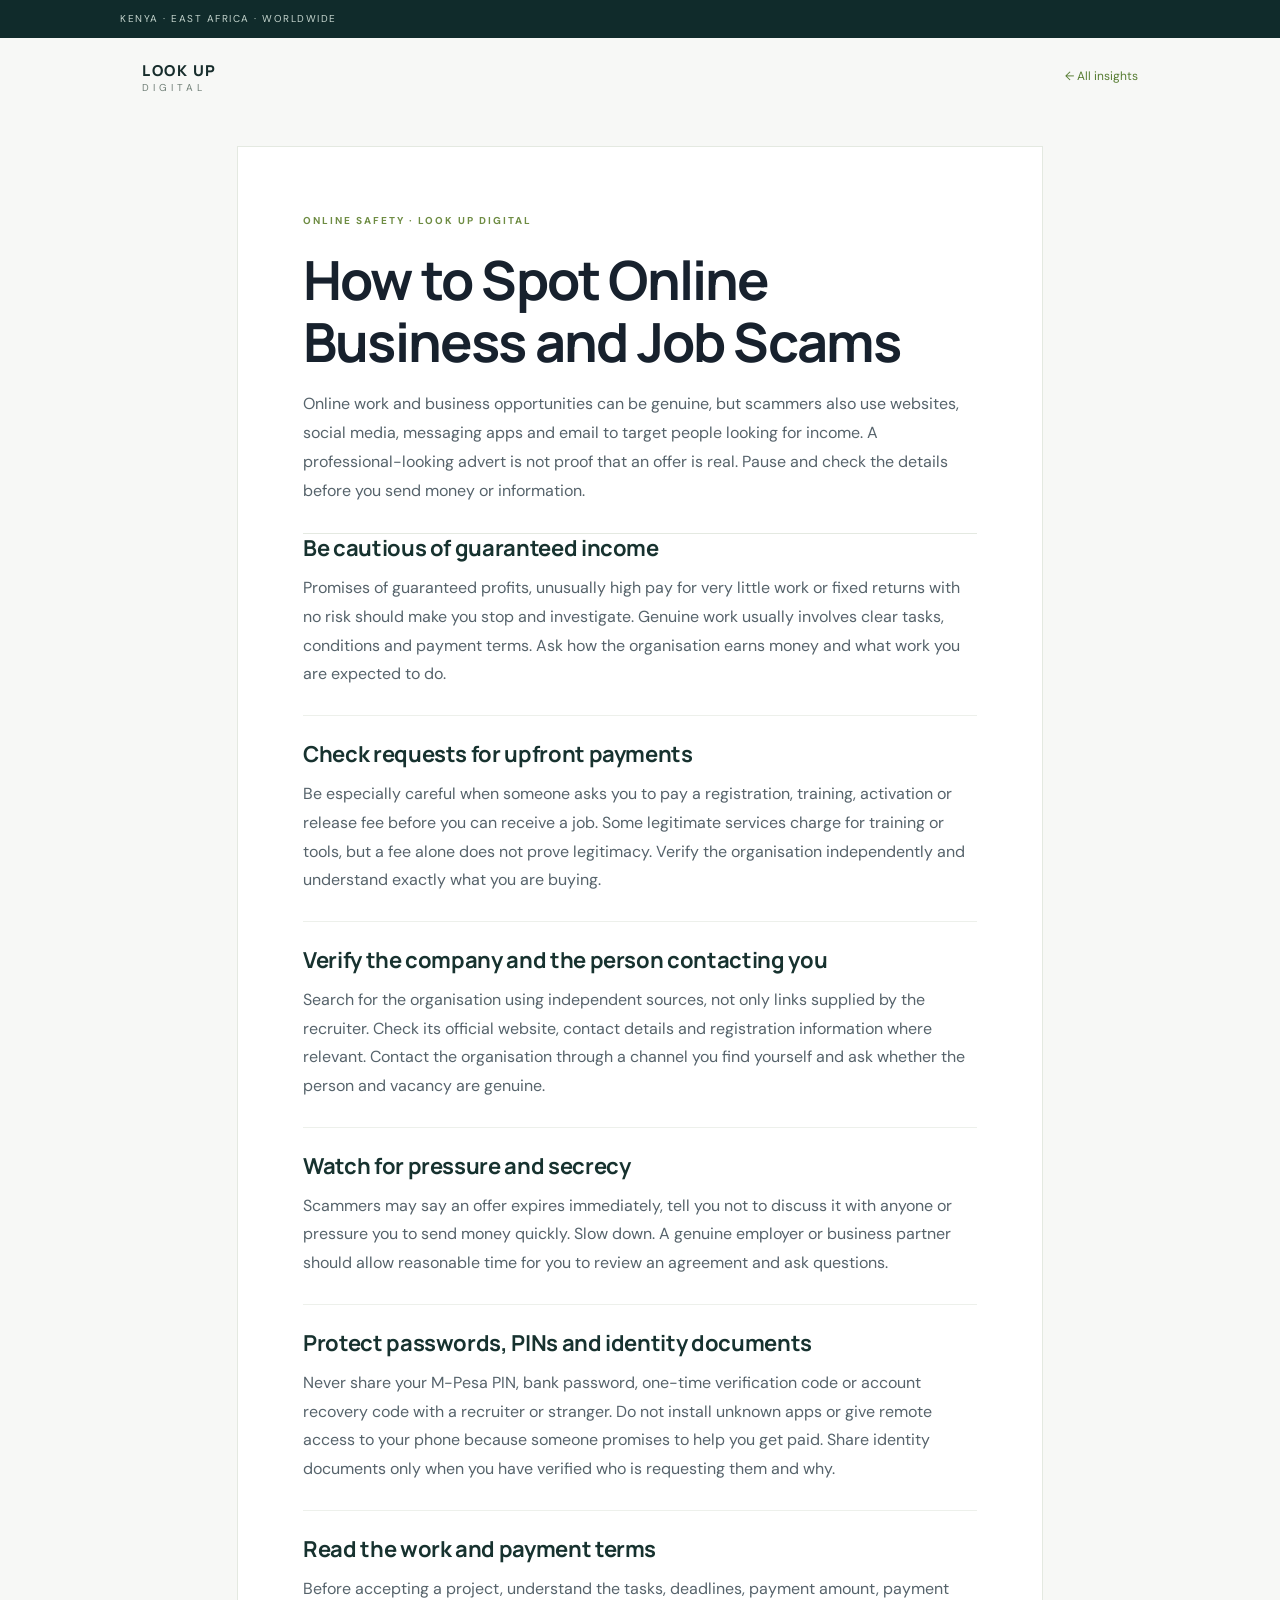
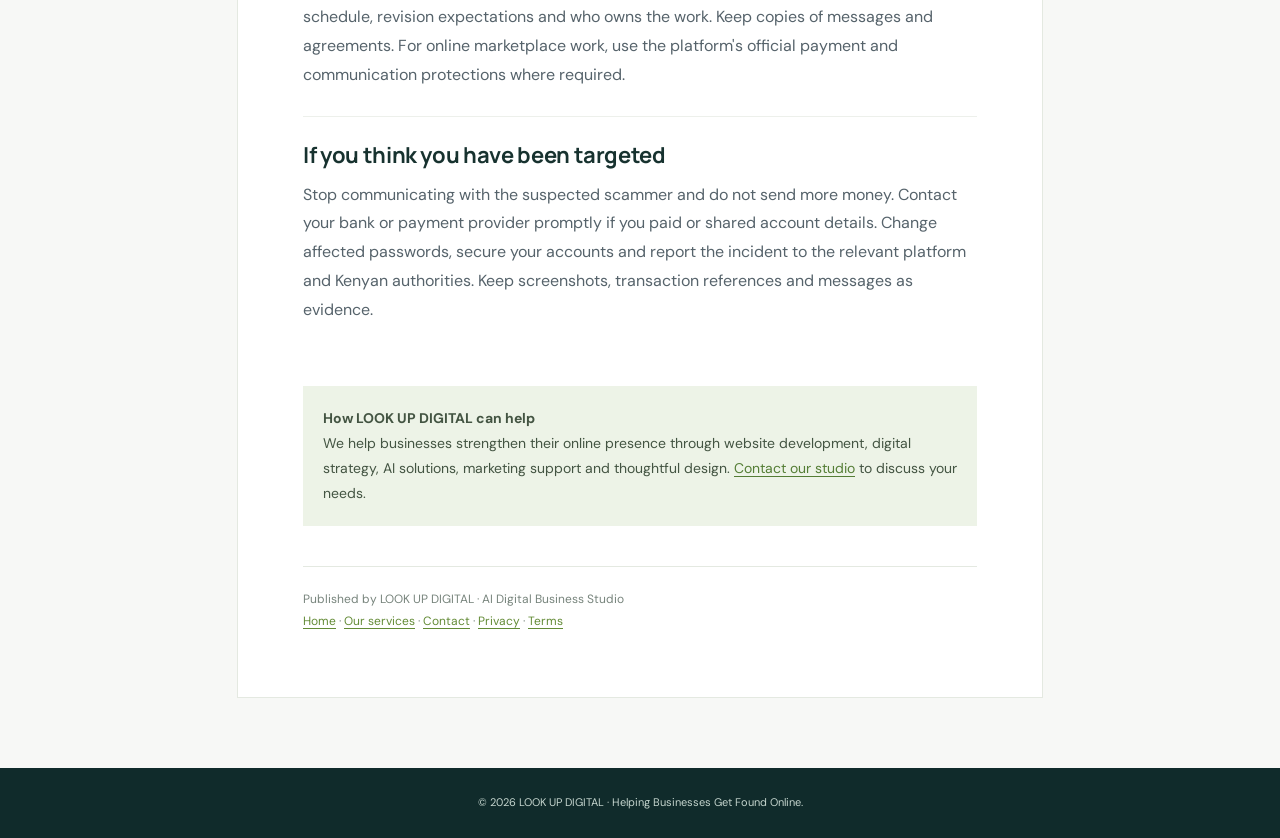
<file: articles/spot-online-scams.html>
<!doctype html>
<html lang="en"><head><meta charset="utf-8"><meta name="viewport" content="width=device-width,initial-scale=1"><meta name="robots" content="index,follow,max-image-preview:large"><meta name="theme-color" content="#142e2c"><meta name="author" content="LOOK UP DIGITAL"><link rel="icon" type="image/svg+xml" href="../favicon.svg"><meta name="description" content="Warning signs to check before paying fees, sharing personal information or accepting an online job or business opportunity."><link rel="canonical" href="https://enockk924.github.io/digital-shopfront-demo/articles/spot-online-scams.html"><meta property="og:title" content="Spot Online Business and Job Scams | LOOK UP DIGITAL"><meta property="og:description" content="Warning signs to check before paying fees, sharing personal information or accepting an online job or business opportunity."><meta property="og:type" content="article"><meta property="og:url" content="https://enockk924.github.io/digital-shopfront-demo/articles/spot-online-scams.html"><meta property="og:site_name" content="LOOK UP DIGITAL"><meta property="og:locale" content="en_KE"><meta name="twitter:card" content="summary"><meta name="twitter:title" content="Spot Online Business and Job Scams | LOOK UP DIGITAL"><meta name="twitter:description" content="Warning signs to check before paying fees, sharing personal information or accepting an online job or business opportunity."><title>Spot Online Business and Job Scams | LOOK UP DIGITAL</title><style>
@import url('https://fonts.googleapis.com/css2?family=DM+Sans:wght@400;500;600;700&family=Manrope:wght@500;600;700;800&display=swap');*{box-sizing:border-box}body{margin:0;background:#f7f8f6;color:#17212d;font-family:'DM Sans',sans-serif;line-height:1.8}.top{background:#102b2b;color:#c5d5ce;padding:10px max(calc((100vw - 1040px)/2),22px);font-size:10px;letter-spacing:1.5px}.wrap{max-width:850px;margin:auto;padding:0 22px}.header{max-width:1040px;margin:auto;padding:22px;display:flex;justify-content:space-between;align-items:center}.brand{font:800 15px Manrope;letter-spacing:1.5px;color:#172d2c;text-decoration:none}.brand small{display:block;font:10px 'DM Sans';letter-spacing:4px;color:#718078}.back{font-size:12px;color:#567c32;text-decoration:none}.article{background:white;margin:30px auto 70px;padding:clamp(25px,6vw,65px);border:1px solid #e4e9e1}.kicker{font-size:10px;letter-spacing:2px;font-weight:700;color:#6e8c43}.article h1{font:700 clamp(34px,6vw,54px)/1.15 Manrope;letter-spacing:-1.8px;margin:18px 0}.intro{font-size:17px;line-height:1.8;color:#66727d;border-bottom:1px solid #e4e9e1;padding-bottom:28px;margin-bottom:30px}.article h2{font:700 21px Manrope;line-height:1.35;margin:34px 0 8px;color:#17322f}.article p{font-size:16px;color:#56636b;margin:0;max-width:68ch}.article section{padding:0 0 26px}.article section+section{padding-top:24px;border-top:1px solid #edf0eb}.article h2{font-size:22px;margin:0 0 10px;letter-spacing:-.35px}.article a{color:#547d35;text-underline-offset:3px}.article a:hover{color:#294d25}.article ul,.article ol{padding-left:24px;color:#56636b}.article li{padding:4px 0}.article strong{color:#263b36}.callout{background:#edf3e7;padding:20px;margin-top:35px;font-size:14px;color:#435442}.end{margin-top:40px;padding-top:22px;border-top:1px solid #e4e9e1;font-size:12px;color:#77847c}.end a{color:#638b36}.footer{background:#102b2b;color:#c5d5ce;padding:25px;text-align:center;font-size:11px}@media(max-width:600px){.header{padding:18px 20px}.article{margin:10px auto 40px;padding:26px 20px}.article h1{font-size:clamp(31px,9vw,42px);letter-spacing:-1.1px}.article h2{font-size:19px}.intro{font-size:15px;padding-bottom:22px;margin-bottom:24px}.article p{font-size:15px;line-height:1.8}.article section{padding-bottom:22px}.article section+section{padding-top:21px}.callout{padding:18px}}
</style><script type="application/ld+json">{"@context":"https://schema.org","@type":"Article","headline":"How to Spot Online Business and Job Scams","description":"Warning signs to check before paying fees, sharing personal information or accepting an online job or business opportunity.","mainEntityOfPage":"https://enockk924.github.io/digital-shopfront-demo/articles/spot-online-scams.html","author":{"@type":"Organization","name":"LOOK UP DIGITAL"},"publisher":{"@type":"Organization","name":"AI Digital Business Studio","url":"https://enockk924.github.io/digital-shopfront-demo/"},"inLanguage":"en-KE"}</script>
</head><body><div class="top">KENYA · EAST AFRICA · WORLDWIDE</div><header class="header"><a class="brand" href="../index.html">LOOK UP<small>DIGITAL</small></a><a class="back" href="../blog.html">← All insights</a></header><main class="wrap"><article class="article"><div class="kicker">ONLINE SAFETY · LOOK UP DIGITAL</div><h1>How to Spot Online Business and Job Scams</h1><p class="intro">Online work and business opportunities can be genuine, but scammers also use websites, social media, messaging apps and email to target people looking for income. A professional-looking advert is not proof that an offer is real. Pause and check the details before you send money or information.</p><section><h2>Be cautious of guaranteed income</h2><p>Promises of guaranteed profits, unusually high pay for very little work or fixed returns with no risk should make you stop and investigate. Genuine work usually involves clear tasks, conditions and payment terms. Ask how the organisation earns money and what work you are expected to do.</p></section>
<section><h2>Check requests for upfront payments</h2><p>Be especially careful when someone asks you to pay a registration, training, activation or release fee before you can receive a job. Some legitimate services charge for training or tools, but a fee alone does not prove legitimacy. Verify the organisation independently and understand exactly what you are buying.</p></section>
<section><h2>Verify the company and the person contacting you</h2><p>Search for the organisation using independent sources, not only links supplied by the recruiter. Check its official website, contact details and registration information where relevant. Contact the organisation through a channel you find yourself and ask whether the person and vacancy are genuine.</p></section>
<section><h2>Watch for pressure and secrecy</h2><p>Scammers may say an offer expires immediately, tell you not to discuss it with anyone or pressure you to send money quickly. Slow down. A genuine employer or business partner should allow reasonable time for you to review an agreement and ask questions.</p></section>
<section><h2>Protect passwords, PINs and identity documents</h2><p>Never share your M-Pesa PIN, bank password, one-time verification code or account recovery code with a recruiter or stranger. Do not install unknown apps or give remote access to your phone because someone promises to help you get paid. Share identity documents only when you have verified who is requesting them and why.</p></section>
<section><h2>Read the work and payment terms</h2><p>Before accepting a project, understand the tasks, deadlines, payment amount, payment schedule, revision expectations and who owns the work. Keep copies of messages and agreements. For online marketplace work, use the platform's official payment and communication protections where required.</p></section>
<section><h2>If you think you have been targeted</h2><p>Stop communicating with the suspected scammer and do not send more money. Contact your bank or payment provider promptly if you paid or shared account details. Change affected passwords, secure your accounts and report the incident to the relevant platform and Kenyan authorities. Keep screenshots, transaction references and messages as evidence.</p></section><div class="callout"><b>How LOOK UP DIGITAL can help</b><br>We help businesses strengthen their online presence through website development, digital strategy, AI solutions, marketing support and thoughtful design. <a href="../index.html#contact">Contact our studio</a> to discuss your needs.</div><div class="end">Published by LOOK UP DIGITAL · AI Digital Business Studio<br><a href="../index.html">Home</a> · <a href="../index.html#services">Our services</a> · <a href="../index.html#contact">Contact</a> · <a href="../privacy.html">Privacy</a> · <a href="../terms.html">Terms</a></div></article></main><footer class="footer">© 2026 LOOK UP DIGITAL · Helping Businesses Get Found Online.</footer></body></html>
</file>
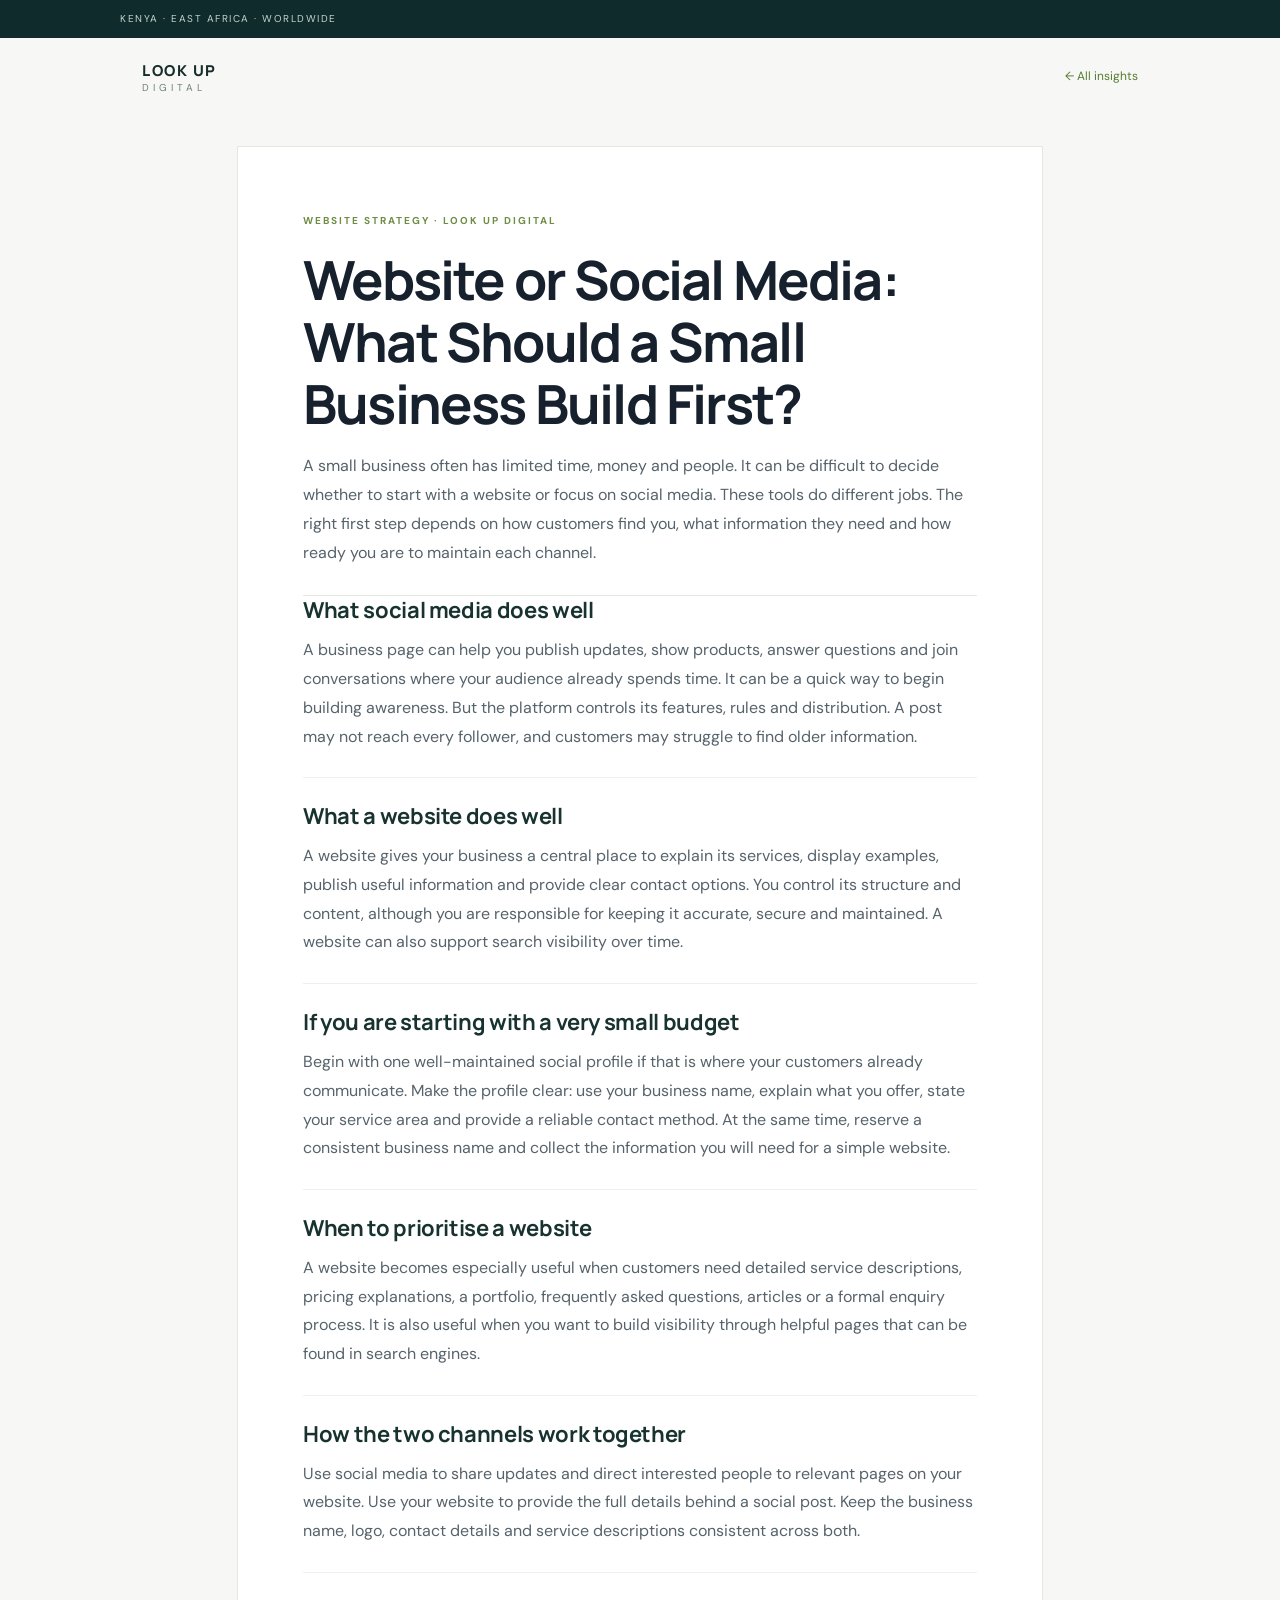
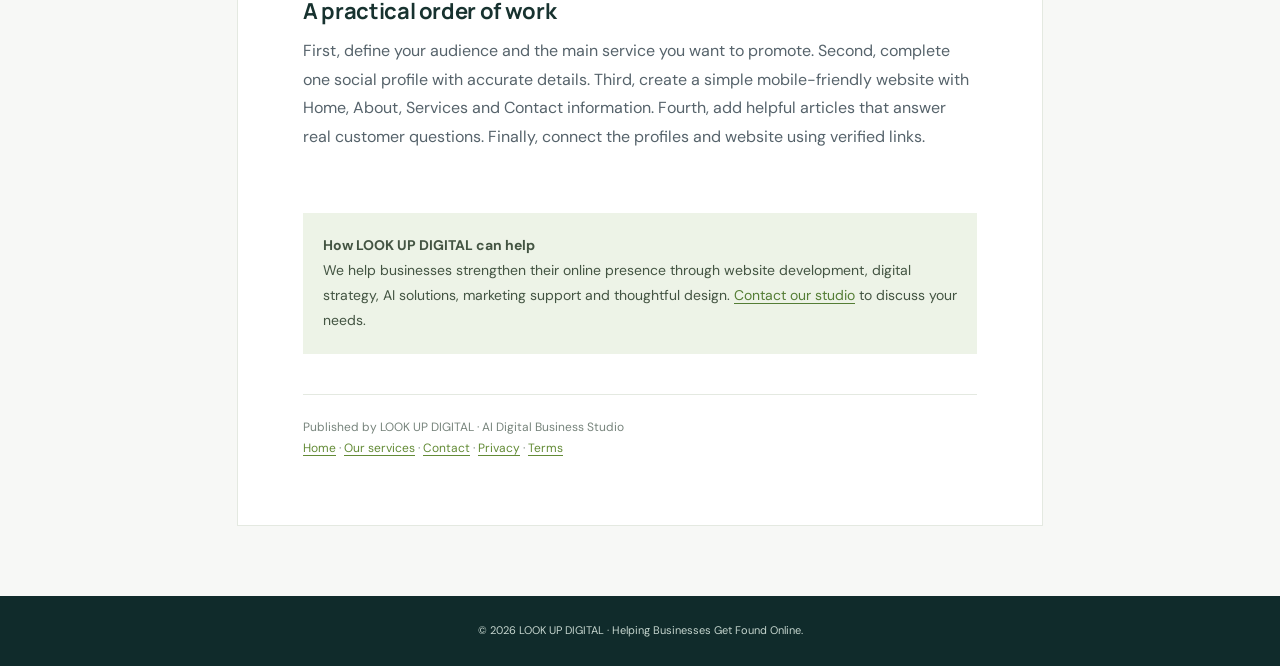
<file: articles/website-or-social-media-first.html>
<!doctype html>
<html lang="en"><head><meta charset="utf-8"><meta name="viewport" content="width=device-width,initial-scale=1"><meta name="robots" content="index,follow,max-image-preview:large"><meta name="theme-color" content="#142e2c"><meta name="author" content="LOOK UP DIGITAL"><link rel="icon" type="image/svg+xml" href="../favicon.svg"><meta name="description" content="A clear comparison of websites and social media pages, with a practical starting plan for small businesses in Kenya."><link rel="canonical" href="https://enockk924.github.io/digital-shopfront-demo/articles/website-or-social-media-first.html"><meta property="og:title" content="Website or Social Media First? | LOOK UP DIGITAL"><meta property="og:description" content="A clear comparison of websites and social media pages, with a practical starting plan for small businesses in Kenya."><meta property="og:type" content="article"><meta property="og:url" content="https://enockk924.github.io/digital-shopfront-demo/articles/website-or-social-media-first.html"><meta property="og:site_name" content="LOOK UP DIGITAL"><meta property="og:locale" content="en_KE"><meta name="twitter:card" content="summary"><meta name="twitter:title" content="Website or Social Media First? | LOOK UP DIGITAL"><meta name="twitter:description" content="A clear comparison of websites and social media pages, with a practical starting plan for small businesses in Kenya."><title>Website or Social Media First? | LOOK UP DIGITAL</title><style>
@import url('https://fonts.googleapis.com/css2?family=DM+Sans:wght@400;500;600;700&family=Manrope:wght@500;600;700;800&display=swap');*{box-sizing:border-box}body{margin:0;background:#f7f8f6;color:#17212d;font-family:'DM Sans',sans-serif;line-height:1.8}.top{background:#102b2b;color:#c5d5ce;padding:10px max(calc((100vw - 1040px)/2),22px);font-size:10px;letter-spacing:1.5px}.wrap{max-width:850px;margin:auto;padding:0 22px}.header{max-width:1040px;margin:auto;padding:22px;display:flex;justify-content:space-between;align-items:center}.brand{font:800 15px Manrope;letter-spacing:1.5px;color:#172d2c;text-decoration:none}.brand small{display:block;font:10px 'DM Sans';letter-spacing:4px;color:#718078}.back{font-size:12px;color:#567c32;text-decoration:none}.article{background:white;margin:30px auto 70px;padding:clamp(25px,6vw,65px);border:1px solid #e4e9e1}.kicker{font-size:10px;letter-spacing:2px;font-weight:700;color:#6e8c43}.article h1{font:700 clamp(34px,6vw,54px)/1.15 Manrope;letter-spacing:-1.8px;margin:18px 0}.intro{font-size:17px;line-height:1.8;color:#66727d;border-bottom:1px solid #e4e9e1;padding-bottom:28px;margin-bottom:30px}.article h2{font:700 21px Manrope;line-height:1.35;margin:34px 0 8px;color:#17322f}.article p{font-size:16px;color:#56636b;margin:0;max-width:68ch}.article section{padding:0 0 26px}.article section+section{padding-top:24px;border-top:1px solid #edf0eb}.article h2{font-size:22px;margin:0 0 10px;letter-spacing:-.35px}.article a{color:#547d35;text-underline-offset:3px}.article a:hover{color:#294d25}.article ul,.article ol{padding-left:24px;color:#56636b}.article li{padding:4px 0}.article strong{color:#263b36}.callout{background:#edf3e7;padding:20px;margin-top:35px;font-size:14px;color:#435442}.end{margin-top:40px;padding-top:22px;border-top:1px solid #e4e9e1;font-size:12px;color:#77847c}.end a{color:#638b36}.footer{background:#102b2b;color:#c5d5ce;padding:25px;text-align:center;font-size:11px}@media(max-width:600px){.header{padding:18px 20px}.article{margin:10px auto 40px;padding:26px 20px}.article h1{font-size:clamp(31px,9vw,42px);letter-spacing:-1.1px}.article h2{font-size:19px}.intro{font-size:15px;padding-bottom:22px;margin-bottom:24px}.article p{font-size:15px;line-height:1.8}.article section{padding-bottom:22px}.article section+section{padding-top:21px}.callout{padding:18px}}
</style><script type="application/ld+json">{"@context":"https://schema.org","@type":"Article","headline":"Website or Social Media: What Should a Small Business Build First?","description":"A clear comparison of websites and social media pages, with a practical starting plan for small businesses in Kenya.","mainEntityOfPage":"https://enockk924.github.io/digital-shopfront-demo/articles/website-or-social-media-first.html","author":{"@type":"Organization","name":"LOOK UP DIGITAL"},"publisher":{"@type":"Organization","name":"AI Digital Business Studio","url":"https://enockk924.github.io/digital-shopfront-demo/"},"inLanguage":"en-KE"}</script>
</head><body><div class="top">KENYA · EAST AFRICA · WORLDWIDE</div><header class="header"><a class="brand" href="../index.html">LOOK UP<small>DIGITAL</small></a><a class="back" href="../blog.html">← All insights</a></header><main class="wrap"><article class="article"><div class="kicker">WEBSITE STRATEGY · LOOK UP DIGITAL</div><h1>Website or Social Media: What Should a Small Business Build First?</h1><p class="intro">A small business often has limited time, money and people. It can be difficult to decide whether to start with a website or focus on social media. These tools do different jobs. The right first step depends on how customers find you, what information they need and how ready you are to maintain each channel.</p><section><h2>What social media does well</h2><p>A business page can help you publish updates, show products, answer questions and join conversations where your audience already spends time. It can be a quick way to begin building awareness. But the platform controls its features, rules and distribution. A post may not reach every follower, and customers may struggle to find older information.</p></section>
<section><h2>What a website does well</h2><p>A website gives your business a central place to explain its services, display examples, publish useful information and provide clear contact options. You control its structure and content, although you are responsible for keeping it accurate, secure and maintained. A website can also support search visibility over time.</p></section>
<section><h2>If you are starting with a very small budget</h2><p>Begin with one well-maintained social profile if that is where your customers already communicate. Make the profile clear: use your business name, explain what you offer, state your service area and provide a reliable contact method. At the same time, reserve a consistent business name and collect the information you will need for a simple website.</p></section>
<section><h2>When to prioritise a website</h2><p>A website becomes especially useful when customers need detailed service descriptions, pricing explanations, a portfolio, frequently asked questions, articles or a formal enquiry process. It is also useful when you want to build visibility through helpful pages that can be found in search engines.</p></section>
<section><h2>How the two channels work together</h2><p>Use social media to share updates and direct interested people to relevant pages on your website. Use your website to provide the full details behind a social post. Keep the business name, logo, contact details and service descriptions consistent across both.</p></section>
<section><h2>A practical order of work</h2><p>First, define your audience and the main service you want to promote. Second, complete one social profile with accurate details. Third, create a simple mobile-friendly website with Home, About, Services and Contact information. Fourth, add helpful articles that answer real customer questions. Finally, connect the profiles and website using verified links.</p></section><div class="callout"><b>How LOOK UP DIGITAL can help</b><br>We help businesses strengthen their online presence through website development, digital strategy, AI solutions, marketing support and thoughtful design. <a href="../index.html#contact">Contact our studio</a> to discuss your needs.</div><div class="end">Published by LOOK UP DIGITAL · AI Digital Business Studio<br><a href="../index.html">Home</a> · <a href="../index.html#services">Our services</a> · <a href="../index.html#contact">Contact</a> · <a href="../privacy.html">Privacy</a> · <a href="../terms.html">Terms</a></div></article></main><footer class="footer">© 2026 LOOK UP DIGITAL · Helping Businesses Get Found Online.</footer></body></html>
</file>
<file: assets/css/styles.css>
:root{--navy:#101d35;--navy-2:#172947;--blue:#2879e8;--cyan:#61c5df;--ink:#18243a;--muted:#69758a;--paper:#f5f7fb;--white:#fff;--line:#e4e9f1;--font:'DM Sans',sans-serif;--display:'Manrope',sans-serif}*{box-sizing:border-box}html{scroll-behavior:smooth;scroll-padding-top:88px}body{margin:0;font-family:var(--font);color:var(--ink);background:#fff;line-height:1.65}a{color:inherit;text-decoration:none}.container{width:min(1160px,calc(100% - 48px));margin-inline:auto}.skip-link{position:absolute;left:-999px;top:10px;background:#fff;padding:10px;z-index:100}.skip-link:focus{left:10px}.site-header{height:82px;position:sticky;top:0;z-index:20;background:rgba(255,255,255,.96);backdrop-filter:blur(14px);border-bottom:1px solid rgba(228,233,241,.8)}.nav-wrap{height:100%;display:flex;align-items:center;justify-content:space-between}.brand{display:inline-flex;align-items:center;gap:10px;color:var(--navy)}.brand-mark{width:39px;height:39px;display:grid;place-items:center;border-radius:12px;background:var(--blue);color:#fff;font-size:25px;font-weight:700}.brand-words{display:grid;line-height:1.05;letter-spacing:.11em}.brand-words strong{font:800 15px var(--display)}.brand-words small{font:700 10px var(--font);letter-spacing:.34em;margin-top:5px}.primary-nav{display:flex;align-items:center;gap:34px;font-size:13px;font-weight:700;color:#46536a}.primary-nav a:hover,.footer-top nav a:hover{color:var(--blue)}.primary-nav .nav-cta{padding:11px 18px;border-radius:8px;background:var(--navy);color:#fff}.nav-cta span{margin-left:8px}.menu-toggle{display:none;background:none;border:0;padding:8px}.menu-toggle span{display:block;width:24px;height:2px;background:var(--navy);margin:5px}.hero{position:relative;overflow:hidden;background:var(--navy);color:#fff;padding:91px 0 25px}.hero:before{content:"";position:absolute;inset:0;background:radial-gradient(ellipse at 77% 43%,rgba(40,121,232,.23),transparent 39%),linear-gradient(120deg,transparent 50%,rgba(255,255,255,.025) 50%);pointer-events:none}.hero-grid{position:relative;display:grid;grid-template-columns:1.04fr .96fr;align-items:center;gap:55px;min-height:440px}.eyebrow{display:flex;align-items:center;gap:10px;margin:0 0 21px;color:#9ec9ff;font-size:10px;font-weight:700;letter-spacing:.19em}.eyebrow span{width:7px;height:7px;border-radius:50%;background:var(--cyan);box-shadow:0 0 0 5px rgba(97,197,223,.12)}h1,h2,h3,p{margin-top:0}h1,h2,h3{font-family:var(--display);line-height:1.13;letter-spacing:-.045em}h1{max-width:620px;margin-bottom:23px;font-size:clamp(43px,5.5vw,70px);font-weight:800}h1 em,.contact h2 em{font-style:normal;color:var(--cyan)}.hero-lede{max-width:520px;color:#c0ccdc;font-size:16px;line-height:1.8}.hero-actions{display:flex;align-items:center;gap:27px;margin-top:33px}.button{display:inline-flex;align-items:center;justify-content:center;gap:16px;padding:14px 19px;border-radius:8px;font-size:13px;font-weight:700;transition:transform .2s,background .2s}.button:hover{transform:translateY(-2px)}.button-primary{background:var(--blue);color:#fff}.button-primary:hover{background:#3b8af7}.text-link{font-size:13px;font-weight:700;color:#e2eaf5}.text-link span{margin-left:7px;color:var(--cyan)}.hero-note{display:flex;align-items:center;gap:12px;margin-top:49px;color:#94a4bb;font-size:11px}.note-line{width:31px;height:1px;background:#5d779a}.hero-art{height:390px;position:relative;display:grid;place-items:center}.orbit{position:absolute;border:1px solid rgba(140,184,239,.16);border-radius:50%;transform:rotate(-23deg)}.orbit-one{width:430px;height:245px}.orbit-two{width:365px;height:315px;transform:rotate(36deg)}.art-card-main{position:relative;z-index:2;width:min(360px,85%);height:260px;padding:22px;border:1px solid rgba(255,255,255,.16);border-radius:17px;background:linear-gradient(145deg,#203a60,#142744);box-shadow:0 30px 70px rgba(0,0,0,.28);transform:rotate(-4deg)}.art-top{display:flex;justify-content:space-between;color:#a9bad0;font-size:8px;letter-spacing:.14em}.window-dots{color:#64c8e0;letter-spacing:3px}.art-chart{height:125px;display:flex;align-items:end;gap:12px;padding:12px 12px 0;border-bottom:1px solid rgba(255,255,255,.15);background:repeating-linear-gradient(to bottom,transparent 0 30px,rgba(255,255,255,.07) 31px)}.chart-bar{flex:1;border-radius:5px 5px 0 0;background:linear-gradient(180deg,#66c8e0,#2879e8)}.bar-one{height:32%}.bar-two{height:48%}.bar-three{height:42%}.bar-four{height:68%}.bar-five{height:58%}.bar-six{height:91%}.art-caption{display:grid;margin-top:18px}.art-caption strong{font:700 17px var(--display)}.art-caption small{margin-top:3px;color:#9db0c9;font-size:10px}.floating-tag{position:absolute;z-index:3;display:flex;align-items:center;gap:11px;padding:12px 15px;border:1px solid rgba(255,255,255,.17);border-radius:11px;background:#fff;color:var(--navy);box-shadow:0 15px 40px rgba(0,0,0,.18)}.floating-tag b,.floating-tag small{display:block}.floating-tag b{font-size:10px}.floating-tag small{color:#77859a;font-size:9px}.tag-one{top:38px;right:0}.tag-two{bottom:38px;left:0}.tag-icon{width:29px;height:29px;display:grid;place-items:center;border-radius:8px;background:#eaf3ff;color:var(--blue);font-size:17px}.tag-icon-light{background:#e6f8fa;color:#138ba5}.art-spark{position:absolute;color:var(--cyan)}.spark-one{top:62px;left:45px;font-size:24px}.spark-two{right:45px;bottom:51px;font-size:19px}.hero-bottom{position:relative;display:flex;align-items:center;gap:17px;padding-top:26px;margin-top:42px;border-top:1px solid rgba(255,255,255,.13);color:#91a4bd;font-size:9px;font-weight:700;letter-spacing:.17em}.hero-bottom i{width:4px;height:4px;border-radius:50%;background:#4e759e}.section-pad{padding:104px 0}.intro{background:#fff}.intro-grid{display:grid;grid-template-columns:.7fr 1.3fr;gap:65px}.eyebrow-dark{color:var(--blue)}h2{margin-bottom:22px;font-size:clamp(34px,4vw,48px);font-weight:800;color:var(--navy)}.intro h2 span{color:#8a9ab1}.body-large{max-width:740px;color:var(--muted);font-size:16px;line-height:1.9}.services{background:var(--paper)}.section-heading{display:flex;justify-content:space-between;align-items:end;gap:40px;margin-bottom:43px}.section-heading h2{margin-bottom:0}.section-heading>p{max-width:300px;margin-bottom:6px;color:var(--muted);font-size:13px}.service-grid{display:grid;grid-template-columns:repeat(3,1fr);gap:15px}.service-card{position:relative;min-height:270px;padding:28px 25px 24px;border:1px solid var(--line);border-radius:12px;background:#fff;transition:transform .2s,box-shadow .2s}.service-card:hover{transform:translateY(-4px);box-shadow:0 18px 35px rgba(24,46,80,.08)}.service-number{position:absolute;top:25px;right:25px;color:#aab6c8;font-size:10px;font-weight:700;letter-spacing:.12em}.service-icon{width:43px;height:43px;display:grid;place-items:center;margin-bottom:22px;border-radius:11px;background:#edf4ff;color:var(--blue);font-size:22px}.service-card h3{margin-bottom:11px;color:var(--navy);font-size:19px}.service-card p{min-height:70px;margin-bottom:19px;color:var(--muted);font-size:12px;line-height:1.75}.card-link{font-size:11px;font-weight:700;color:var(--blue)}.card-link span{margin-left:6px}.approach{background:var(--navy);color:#fff}.approach-grid{display:grid;grid-template-columns:1fr .85fr;gap:100px;align-items:center}.approach h2{color:#fff}.approach-copy{max-width:440px;margin:0 0 29px;color:#aab9cd;font-size:14px;line-height:1.85}.button-outline{border:1px solid rgba(255,255,255,.3);color:#fff}.button-outline span{color:var(--cyan)}.steps{border-top:1px solid rgba(255,255,255,.16)}.step{display:flex;gap:24px;padding:23px 0;border-bottom:1px solid rgba(255,255,255,.16)}.step>span{color:var(--cyan);font-size:11px;font-weight:700}.step h3{margin:0 0 5px;color:#fff;font-size:17px}.step p{margin:0;color:#9daec4;font-size:12px}.insights{background:#fff}.insights-inner{display:grid;grid-template-columns:1fr .9fr;gap:90px;align-items:center}.insights-inner>div:first-child>p:last-child{max-width:440px;color:var(--muted);font-size:14px;line-height:1.85}.insight-placeholder{position:relative;min-height:290px;padding:34px;border-radius:14px;background:linear-gradient(140deg,#edf5ff,#e6f8fa);overflow:hidden}.insight-placeholder:after{content:"";position:absolute;width:210px;height:210px;right:-45px;top:-65px;border:1px solid rgba(40,121,232,.18);border-radius:50%;box-shadow:0 0 0 25px rgba(40,121,232,.035),0 0 0 50px rgba(40,121,232,.025)}.insight-symbol{display:block;margin-bottom:24px;color:var(--blue);font-size:27px}.insight-label,.panel-kicker{font-size:9px;font-weight:700;letter-spacing:.18em;color:var(--blue)}.insight-placeholder h3{position:relative;z-index:1;margin:13px 0;color:var(--navy);font-size:25px}.insight-placeholder p{position:relative;z-index:1;color:#65758b;font-size:12px}.coming-soon{display:inline-block;margin-top:13px;padding:6px 9px;border-radius:5px;background:#fff;color:#47749e;font-size:8px;font-weight:700;letter-spacing:.12em}.contact{background:var(--blue);color:#fff}.contact-grid{display:grid;grid-template-columns:1fr .8fr;gap:90px;align-items:center}.contact .eyebrow{color:#c5e1ff}.contact h2{color:#fff}.contact>div>div:first-child>p:last-child{max-width:440px;color:#d5e6fb;font-size:14px;line-height:1.85}.contact-panel{padding:31px;border:1px solid rgba(255,255,255,.25);border-radius:13px;background:rgba(12,49,108,.25)}.panel-kicker{color:#b8dcff}.contact-panel h3{margin:13px 0 9px;font-size:23px}.contact-panel>p{color:#d1e3f8;font-size:12px;line-height:1.8}.contact-pending{display:flex;align-items:center;gap:9px;margin:20px 0;padding:12px;border-radius:7px;background:rgba(255,255,255,.1);color:#e5f1ff;font-size:10px}.status-dot{width:7px;height:7px;border-radius:50%;background:#9de2c1}.text-link-light{color:#fff}.site-footer{background:#0b162a;color:#fff;padding:37px 0 19px}.footer-top{display:flex;align-items:center;justify-content:space-between;padding-bottom:27px}.brand-footer{color:#fff}.footer-top>p{margin:0;color:#9cabc0;font-size:11px}.footer-top nav{display:flex;gap:22px;color:#b7c4d5;font-size:11px}.footer-bottom{display:flex;justify-content:space-between;padding-top:17px;border-top:1px solid rgba(255,255,255,.12);color:#8494aa;font-size:10px}.legal-page{min-height:65vh;padding:85px 0}.legal-page h1{color:var(--navy);font-size:clamp(38px,5vw,56px)}.legal-page .lead{max-width:720px;color:var(--muted);font-size:16px}.legal-content{max-width:760px;margin-top:35px}.legal-content h2{margin:30px 0 10px;font-size:23px}.legal-content p,.legal-content li{color:var(--muted);font-size:14px;line-height:1.85}.notice{padding:15px 18px;border-left:3px solid var(--blue);background:#edf4ff;color:#40536e;font-size:12px}.page-hero{background:var(--navy);color:#fff;padding:75px 0}.page-hero h1{margin:0;font-size:clamp(40px,5vw,58px)}.page-hero p{max-width:650px;margin:15px 0 0;color:#bdcadb}.@media(max-width:850px){.hero-grid{grid-template-columns:1fr;gap:15px}.hero-copy{max-width:680px}.hero-art{height:350px}.hero{padding-top:70px}.intro-grid{grid-template-columns:1fr;gap:20px}.approach-grid,.insights-inner,.contact-grid{grid-template-columns:1fr;gap:45px}.service-grid{grid-template-columns:repeat(2,1fr)}.section-heading{align-items:start;flex-direction:column;gap:15px}.section-heading>p{max-width:520px}.hero-bottom{flex-wrap:wrap}.approach-grid{gap:55px}}@media(max-width:600px){.container{width:min(100% - 34px,1160px)}.site-header{height:72px}.menu-toggle{display:block}.primary-nav{position:absolute;display:none;top:71px;left:0;right:0;padding:18px 24px 23px;background:#fff;border-bottom:1px solid var(--line);box-shadow:0 15px 25px rgba(20,40,70,.08);flex-direction:column;align-items:stretch;gap:17px}.primary-nav.is-open{display:flex}.primary-nav .nav-cta{text-align:center}.hero{padding:59px 0 22px}.hero-grid{min-height:auto}.hero-art{height:295px;margin-top:4px}.art-card-main{height:225px;width:78%;padding:17px}.art-chart{height:100px}.floating-tag{padding:9px 11px}.tag-one{right:-3px;top:20px}.tag-two{left:-3px;bottom:18px}.orbit-one{width:320px;height:205px}.orbit-two{width:300px;height:255px}.hero-actions{align-items:flex-start;flex-direction:column;gap:17px}.hero-note{margin-top:30px}.hero-bottom{gap:10px;font-size:8px;letter-spacing:.1em;margin-top:29px}.section-pad{padding:73px 0}h2{font-size:35px}.service-grid{grid-template-columns:1fr}.service-card{min-height:0}.service-card p{min-height:0}.approach-grid{gap:38px}.insight-placeholder{min-height:270px;padding:25px}.contact-panel{padding:24px}.footer-top{align-items:flex-start;flex-direction:column;gap:17px}.footer-top nav{flex-wrap:wrap}.footer-bottom{gap:12px;flex-direction:column}.legal-page{padding:60px 0}}@media(prefers-reduced-motion:reduce){html{scroll-behavior:auto}*,*:before,*:after{transition:none!important;animation:none!important}}
</file>
